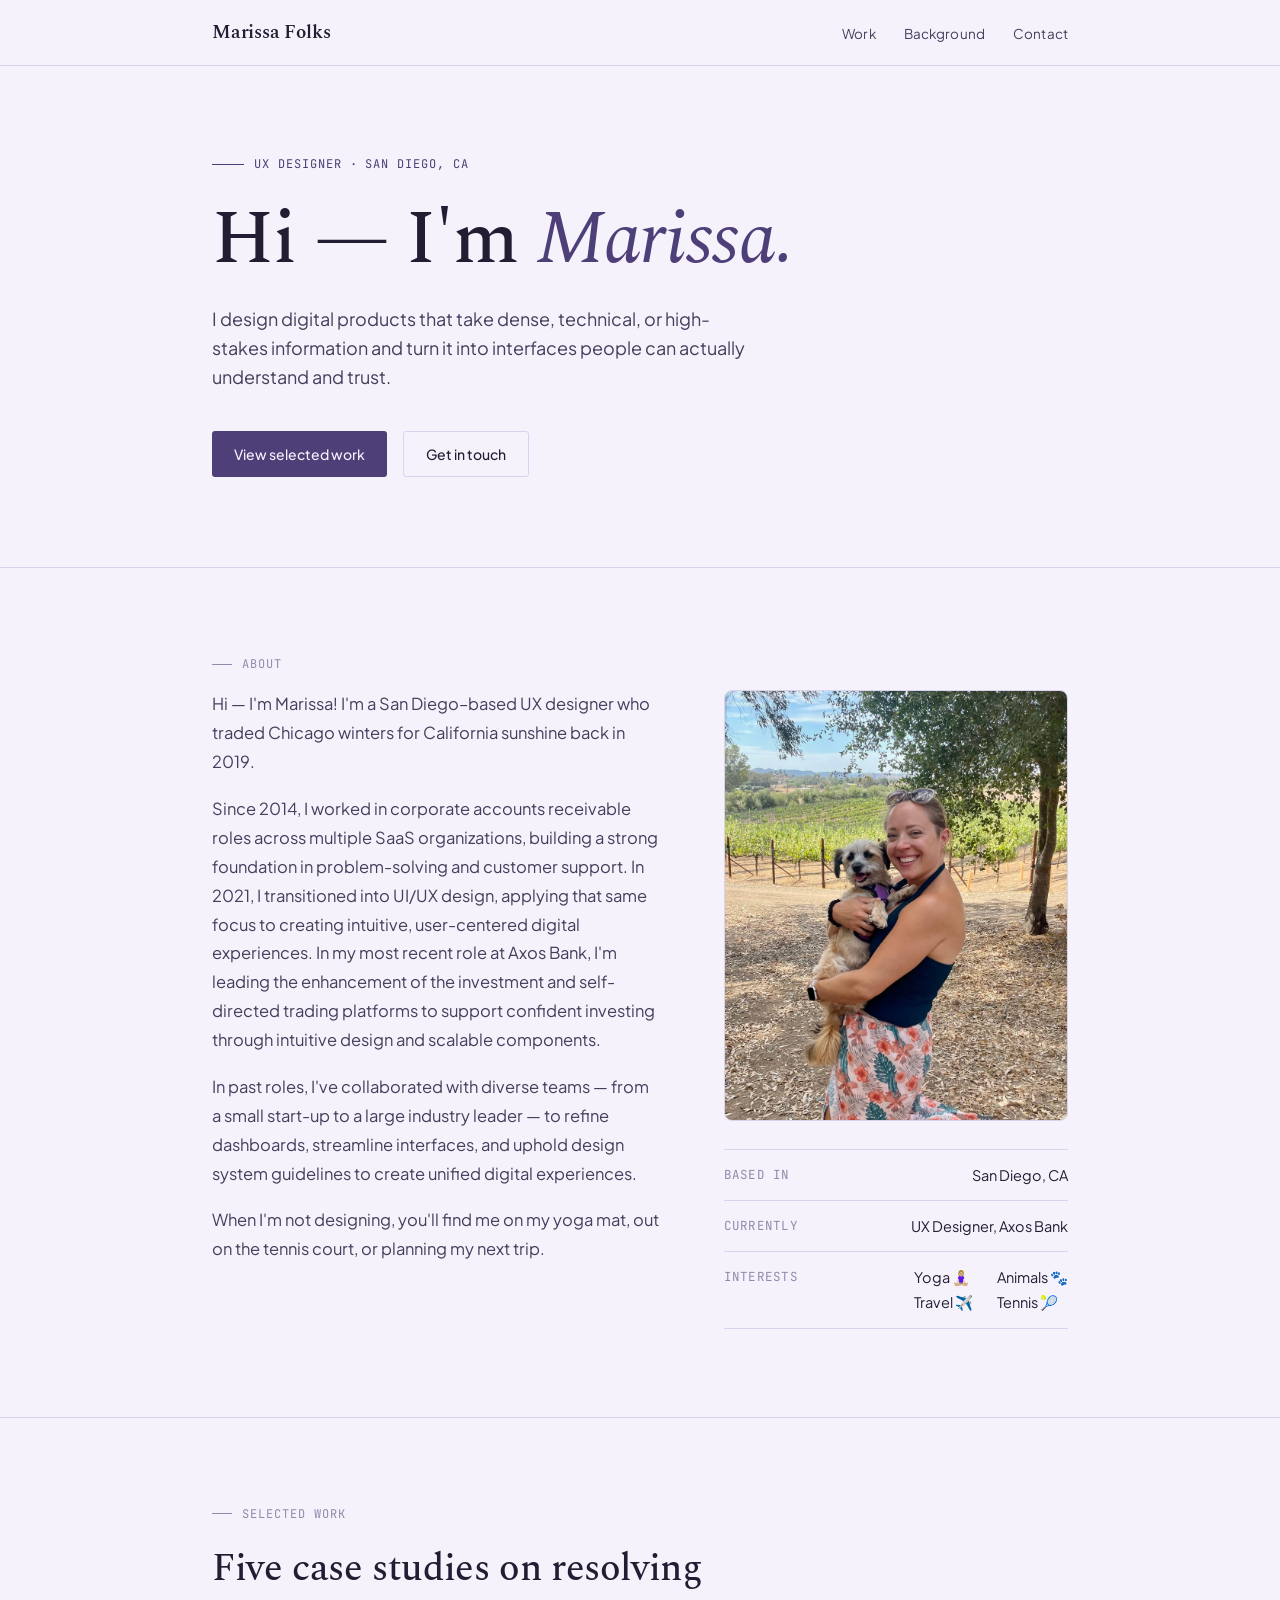
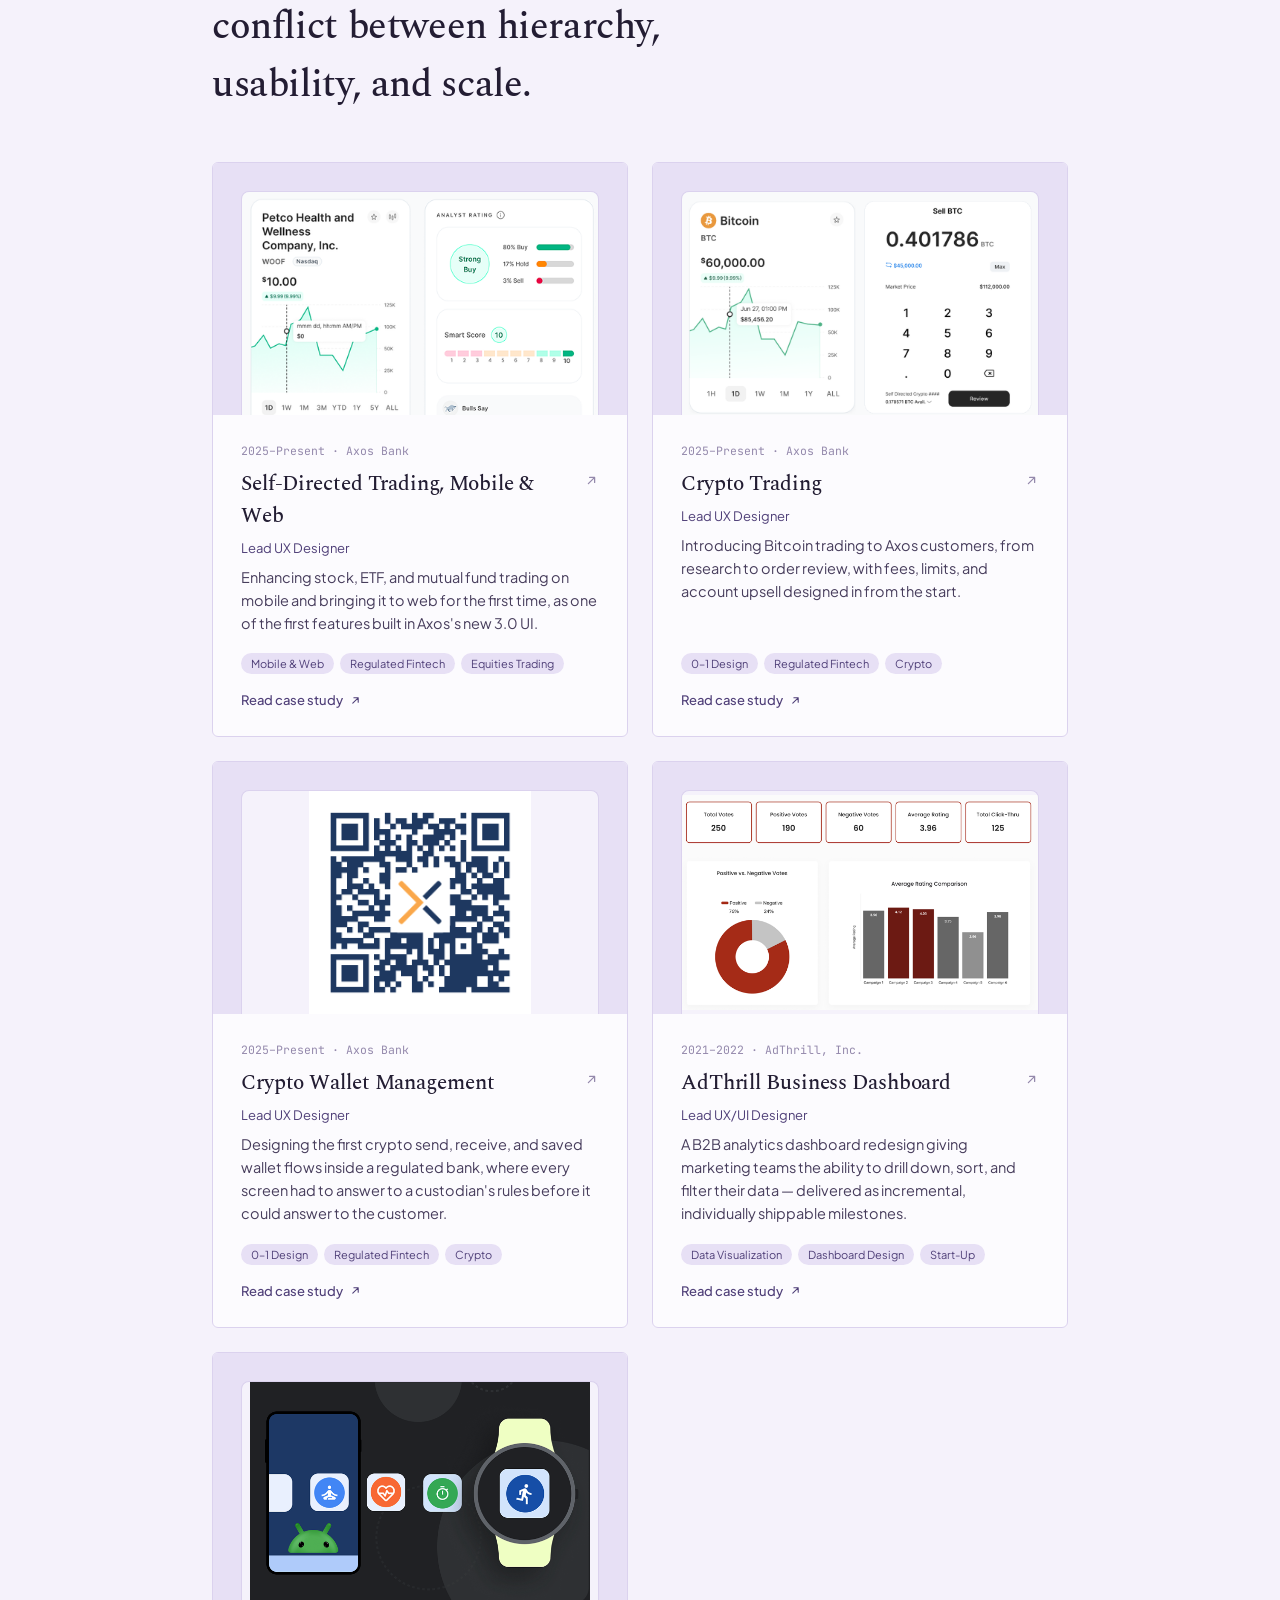
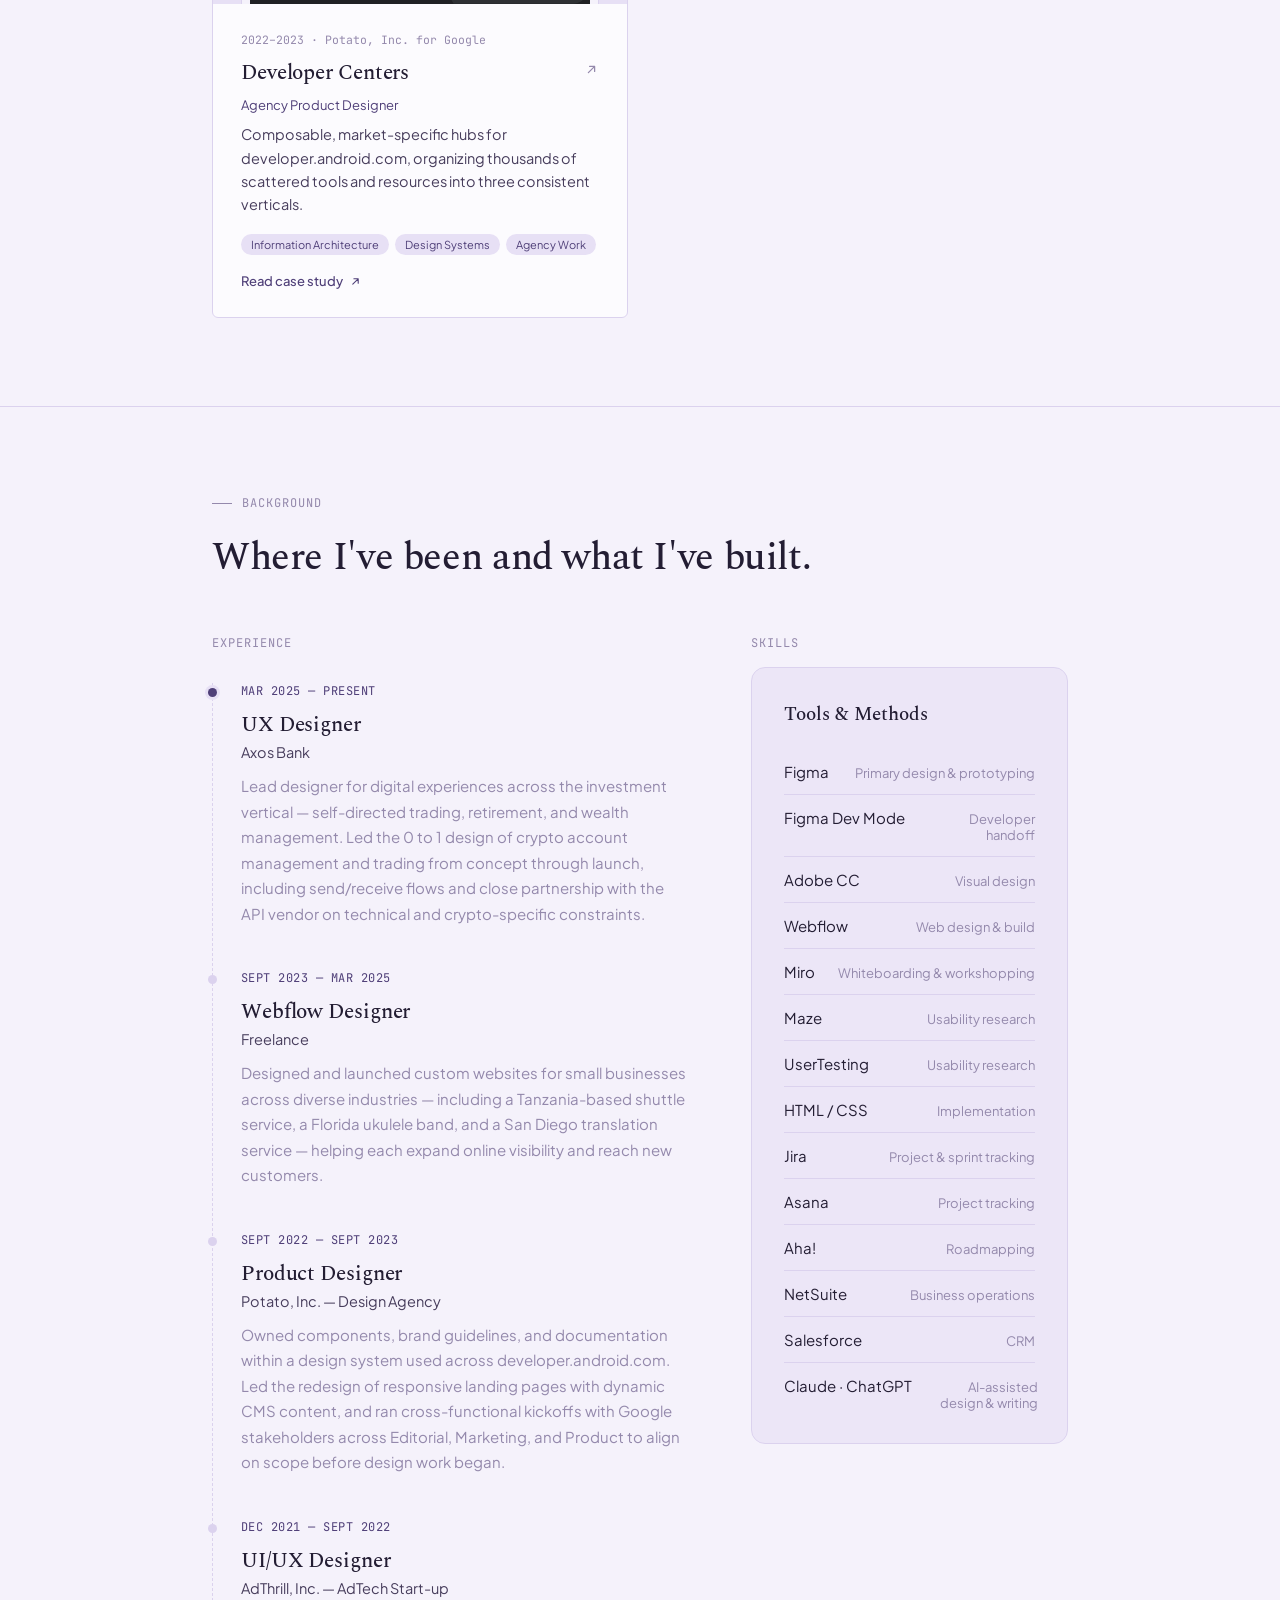
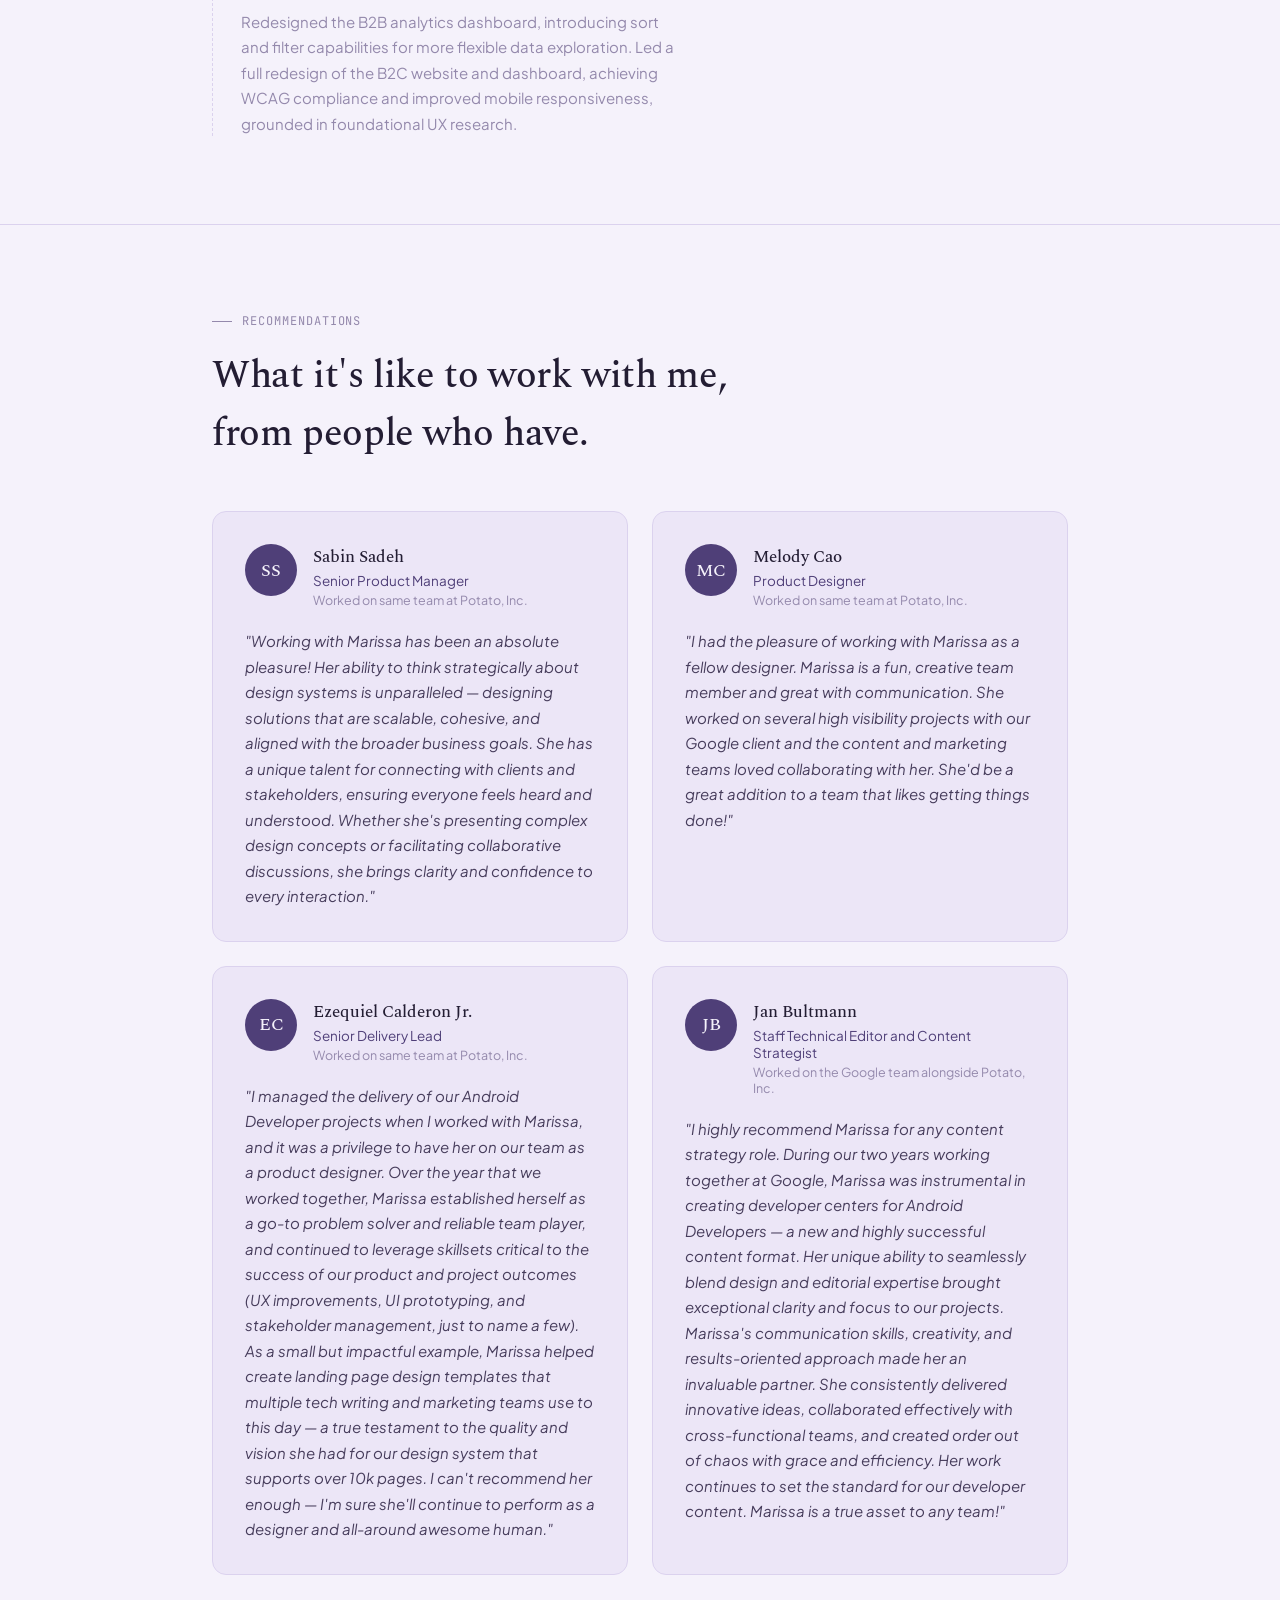
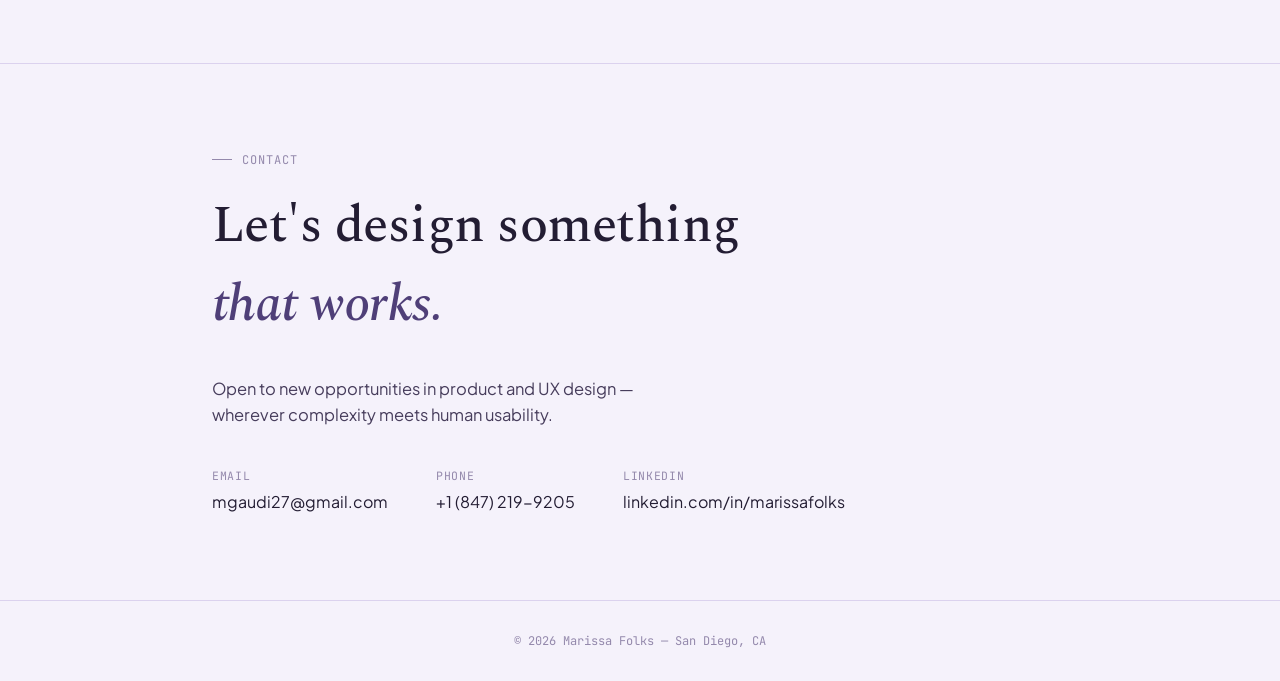
<file: index.html>
<!DOCTYPE html>
<html lang="en">
<head>
<meta charset="UTF-8">
<meta name="viewport" content="width=device-width, initial-scale=1.0">
<title>Marissa Folks — UX Designer</title>
<link rel="preconnect" href="https://fonts.googleapis.com">
<link rel="preconnect" href="https://fonts.gstatic.com" crossorigin>
<link href="https://fonts.googleapis.com/css2?family=Spectral:ital,wght@0,400;0,500;0,600;1,400&family=Plus+Jakarta+Sans:wght@400;500;600&family=JetBrains+Mono:wght@400;500&display=swap" rel="stylesheet">
<link rel="stylesheet" href="styles.css">
</head>
<body>

<header>
  <nav>
    <div class="nav-mark">Marissa Folks</div>
    <ul class="nav-links">
      <li><a href="#work">Work</a></li>
      <li><a href="#experience">Background</a></li>
      <li><a href="#contact">Contact</a></li>
    </ul>
  </nav>
</header>

<main>

  <!-- HERO -->
  <section class="hero" style="border-top:none; padding-top:90px;">
    <div class="wrap">
      <div class="eyebrow"><span class="rule"></span> UX Designer · San Diego, CA</div>
      <h1>Hi — I'm <em>Marissa.</em></h1>
      <p class="sub">I design digital products that take dense, technical, or high-stakes information and turn it into interfaces people can actually understand and trust.</p>
      <div class="hero-actions">
        <a href="#work" class="btn btn-primary">View selected work</a>
        <a href="#contact" class="btn btn-secondary">Get in touch</a>
      </div>
    </div>
  </section>

  <!-- ABOUT -->
  <section id="about">
    <div class="wrap">
      <div class="section-label"><span class="rule"></span> About</div>
      <div class="about-grid">
        <div>
          <p>Hi — I'm Marissa! I'm a San Diego–based UX designer who traded Chicago winters for California sunshine back in 2019.</p>
          <p>Since 2014, I worked in corporate accounts receivable roles across multiple SaaS organizations, building a strong foundation in problem-solving and customer support. In 2021, I transitioned into UI/UX design, applying that same focus to creating intuitive, user-centered digital experiences. In my most recent role at Axos Bank, I'm leading the enhancement of the investment and self-directed trading platforms to support confident investing through intuitive design and scalable components.</p>
          <p>In past roles, I've collaborated with diverse teams — from a small start-up to a large industry leader — to refine dashboards, streamline interfaces, and uphold design system guidelines to create unified digital experiences.</p>
          <p>When I'm not designing, you'll find me on my yoga mat, out on the tennis court, or planning my next trip.</p>
        </div>
        <div class="about-side">
          <img class="about-photo" src="marissa-about.jpg" alt="Marissa smiling and holding her small dog at a vineyard">
        <dl class="fact-list">
          <div class="fact"><dt>BASED IN</dt><dd>San Diego, CA</dd></div>
          <div class="fact"><dt>CURRENTLY</dt><dd>UX Designer, Axos Bank</dd></div>
          <div class="fact"><dt>INTERESTS</dt><dd><span class="fact-grid"><span>Yoga&nbsp;🧘🏼‍♀️</span><span>Animals&nbsp;🐾</span><span>Travel&nbsp;✈️</span><span>Tennis&nbsp;🎾</span></span></dd></div>
        </dl>
        </div>
      </div>
    </div>
  </section>

  <!-- WORK -->
  <section id="work">
    <div class="wrap">
      <div class="section-label"><span class="rule"></span> Selected work</div>
      <h2 class="section-title">Five case studies on resolving conflict between hierarchy, usability, and scale.</h2>

      <div class="work-grid">

        <!-- Axos Self-Directed Trading card -->
        <a class="work-card" href="self-directed-trading.html" target="_blank" rel="noopener">
          <div class="work-card-inset-wrap">
            <div class="work-card-inset">
              <img src="trading-thumb.png" alt="Petco (WOOF) stock research chart and analyst rating preview">
            </div>
          </div>
          <div class="work-card-body">
            <div class="work-card-date">2025–Present · Axos Bank</div>
            <div class="work-card-title-row">
              <h3>Self-Directed Trading, Mobile &amp; Web</h3>
              <svg class="ext-icon-inline" width="15" height="15" viewBox="0 0 24 24" fill="none"><path d="M7 17L17 7M17 7H9M17 7V15" stroke="currentColor" stroke-width="2" stroke-linecap="round" stroke-linejoin="round"/></svg>
            </div>
            <div class="role">Lead UX Designer</div>
            <p class="dek">Enhancing stock, ETF, and mutual fund trading on mobile and bringing it to web for the first time, as one of the first features built in Axos's new 3.0 UI.</p>
            <div class="work-card-tags">
              <span class="work-card-tag">Mobile &amp; Web</span>
              <span class="work-card-tag">Regulated Fintech</span>
              <span class="work-card-tag">Equities Trading</span>
            </div>
            <div class="work-card-link">
              Read case study
              <svg width="13" height="13" viewBox="0 0 24 24" fill="none"><path d="M7 17L17 7M17 7H9M17 7V15" stroke="currentColor" stroke-width="2" stroke-linecap="round" stroke-linejoin="round"/></svg>
            </div>
          </div>
        </a>

        <!-- Axos Crypto Trading card -->
        <a class="work-card" href="crypto-trading.html" target="_blank" rel="noopener">
          <div class="work-card-inset-wrap">
            <div class="work-card-inset">
              <img src="btc-thumb.png" alt="Bitcoin price chart and Sell BTC order entry screen">
            </div>
          </div>
          <div class="work-card-body">
            <div class="work-card-date">2025–Present · Axos Bank</div>
            <div class="work-card-title-row">
              <h3>Crypto Trading</h3>
              <svg class="ext-icon-inline" width="15" height="15" viewBox="0 0 24 24" fill="none"><path d="M7 17L17 7M17 7H9M17 7V15" stroke="currentColor" stroke-width="2" stroke-linecap="round" stroke-linejoin="round"/></svg>
            </div>
            <div class="role">Lead UX Designer</div>
            <p class="dek">Introducing Bitcoin trading to Axos customers, from research to order review, with fees, limits, and account upsell designed in from the start.</p>
            <div class="work-card-tags">
              <span class="work-card-tag">0–1 Design</span>
              <span class="work-card-tag">Regulated Fintech</span>
              <span class="work-card-tag">Crypto</span>
            </div>
            <div class="work-card-link">
              Read case study
              <svg width="13" height="13" viewBox="0 0 24 24" fill="none"><path d="M7 17L17 7M17 7H9M17 7V15" stroke="currentColor" stroke-width="2" stroke-linecap="round" stroke-linejoin="round"/></svg>
            </div>
          </div>
        </a>

        <!-- Axos Crypto Wallet Management card -->
        <a class="work-card" href="crypto-send-receive.html" target="_blank" rel="noopener">
          <div class="work-card-inset-wrap">
            <div class="work-card-inset">
              <img src="axos-qr.png" alt="Axos Bitcoin receive QR code">
            </div>
          </div>
          <div class="work-card-body">
            <div class="work-card-date">2025–Present · Axos Bank</div>
            <div class="work-card-title-row">
              <h3>Crypto Wallet Management</h3>
              <svg class="ext-icon-inline" width="15" height="15" viewBox="0 0 24 24" fill="none"><path d="M7 17L17 7M17 7H9M17 7V15" stroke="currentColor" stroke-width="2" stroke-linecap="round" stroke-linejoin="round"/></svg>
            </div>
            <div class="role">Lead UX Designer</div>
            <p class="dek">Designing the first crypto send, receive, and saved wallet flows inside a regulated bank, where every screen had to answer to a custodian's rules before it could answer to the customer.</p>
            <div class="work-card-tags">
              <span class="work-card-tag">0–1 Design</span>
              <span class="work-card-tag">Regulated Fintech</span>
              <span class="work-card-tag">Crypto</span>
            </div>
            <div class="work-card-link">
              Read case study
              <svg width="13" height="13" viewBox="0 0 24 24" fill="none"><path d="M7 17L17 7M17 7H9M17 7V15" stroke="currentColor" stroke-width="2" stroke-linecap="round" stroke-linejoin="round"/></svg>
            </div>
          </div>
        </a>

        <!-- AdThrill card -->
        <a class="work-card" href="adthrill-business-dashboard.html" target="_blank" rel="noopener">
          <div class="work-card-inset-wrap">
            <div class="work-card-inset">
              <img src="adthrill.png" alt="AdThrill business dashboard preview">
            </div>
          </div>
          <div class="work-card-body">
            <div class="work-card-date">2021–2022 · AdThrill, Inc.</div>
            <div class="work-card-title-row">
              <h3>AdThrill Business Dashboard</h3>
              <svg class="ext-icon-inline" width="15" height="15" viewBox="0 0 24 24" fill="none"><path d="M7 17L17 7M17 7H9M17 7V15" stroke="currentColor" stroke-width="2" stroke-linecap="round" stroke-linejoin="round"/></svg>
            </div>
            <div class="role">Lead UX/UI Designer</div>
            <p class="dek">A B2B analytics dashboard redesign giving marketing teams the ability to drill down, sort, and filter their data — delivered as incremental, individually shippable milestones.</p>
            <div class="work-card-tags">
              <span class="work-card-tag">Data Visualization</span>
              <span class="work-card-tag">Dashboard Design</span>
              <span class="work-card-tag">Start-Up</span>
            </div>
            <div class="work-card-link">
              Read case study
              <svg width="13" height="13" viewBox="0 0 24 24" fill="none"><path d="M7 17L17 7M17 7H9M17 7V15" stroke="currentColor" stroke-width="2" stroke-linecap="round" stroke-linejoin="round"/></svg>
            </div>
          </div>
        </a>

        <!-- Developer Centers card -->
        <a class="work-card" href="developer-centers.html" target="_blank" rel="noopener">
          <div class="work-card-inset-wrap">
            <div class="work-card-inset">
              <img src="dac.png" alt="Android Developer Centers preview">
            </div>
          </div>
          <div class="work-card-body">
            <div class="work-card-date">2022–2023 · Potato, Inc. for Google</div>
            <div class="work-card-title-row">
              <h3>Developer Centers</h3>
              <svg class="ext-icon-inline" width="15" height="15" viewBox="0 0 24 24" fill="none"><path d="M7 17L17 7M17 7H9M17 7V15" stroke="currentColor" stroke-width="2" stroke-linecap="round" stroke-linejoin="round"/></svg>
            </div>
            <div class="role">Agency Product Designer</div>
            <p class="dek">Composable, market-specific hubs for developer.android.com, organizing thousands of scattered tools and resources into three consistent verticals.</p>
            <div class="work-card-tags">
              <span class="work-card-tag">Information Architecture</span>
              <span class="work-card-tag">Design Systems</span>
              <span class="work-card-tag">Agency Work</span>
            </div>
            <div class="work-card-link">
              Read case study
              <svg width="13" height="13" viewBox="0 0 24 24" fill="none"><path d="M7 17L17 7M17 7H9M17 7V15" stroke="currentColor" stroke-width="2" stroke-linecap="round" stroke-linejoin="round"/></svg>
            </div>
          </div>
        </a>

      </div>
    </div>
  </section>

  <!-- BACKGROUND (experience + education/skills) -->
  <section id="experience">
    <div class="wrap">
      <div class="section-label"><span class="rule"></span> Background</div>
      <h2 class="section-title">Where I've been and what I've built.</h2>

      <div class="bg-grid">

        <!-- LEFT: experience timeline -->
        <div>
          <div class="bg-col-label">Experience</div>

          <div class="dtl">

            <div class="dtl-item is-current">
              <span class="dtl-dot"></span>
              <div class="dtl-date">Mar 2025 — Present</div>
              <h3>UX Designer</h3>
              <div class="dtl-company">Axos Bank</div>
              <p class="desc">Lead designer for digital experiences across the investment vertical — self-directed trading, retirement, and wealth management. Led the 0 to 1 design of crypto account management and trading from concept through launch, including send/receive flows and close partnership with the API vendor on technical and crypto-specific constraints.</p>
            </div>

            <div class="dtl-item">
              <span class="dtl-dot"></span>
              <div class="dtl-date">Sept 2023 — Mar 2025</div>
              <h3>Webflow Designer</h3>
              <div class="dtl-company">Freelance</div>
              <p class="desc">Designed and launched custom websites for small businesses across diverse industries — including a Tanzania-based shuttle service, a Florida ukulele band, and a San Diego translation service — helping each expand online visibility and reach new customers.</p>
            </div>

            <div class="dtl-item">
              <span class="dtl-dot"></span>
              <div class="dtl-date">Sept 2022 — Sept 2023</div>
              <h3>Product Designer</h3>
              <div class="dtl-company">Potato, Inc. — Design Agency</div>
              <p class="desc">Owned components, brand guidelines, and documentation within a design system used across developer.android.com. Led the redesign of responsive landing pages with dynamic CMS content, and ran cross-functional kickoffs with Google stakeholders across Editorial, Marketing, and Product to align on scope before design work began.</p>
            </div>

            <div class="dtl-item">
              <span class="dtl-dot"></span>
              <div class="dtl-date">Dec 2021 — Sept 2022</div>
              <h3>UI/UX Designer</h3>
              <div class="dtl-company">AdThrill, Inc. — AdTech Start-up</div>
              <p class="desc">Redesigned the B2B analytics dashboard, introducing sort and filter capabilities for more flexible data exploration. Led a full redesign of the B2C website and dashboard, achieving WCAG compliance and improved mobile responsiveness, grounded in foundational UX research.</p>
            </div>

          </div>
        </div>

        <!-- RIGHT: tools card -->
        <div class="bg-cards">
          <div class="bg-col-label" style="margin-bottom:-8px;">Skills</div>

          <div class="bg-card">
            <h4>Tools &amp; Methods</h4>

            <div class="tool-row">
              <span class="tool-name">Figma</span>
              <span class="tool-desc">Primary design & prototyping</span>
            </div>
            <div class="tool-row">
              <span class="tool-name">Figma Dev Mode</span>
              <span class="tool-desc">Developer handoff</span>
            </div>
            <div class="tool-row">
              <span class="tool-name">Adobe CC</span>
              <span class="tool-desc">Visual design</span>
            </div>
            <div class="tool-row">
              <span class="tool-name">Webflow</span>
              <span class="tool-desc">Web design & build</span>
            </div>
            <div class="tool-row">
              <span class="tool-name">Miro</span>
              <span class="tool-desc">Whiteboarding & workshopping</span>
            </div>
            <div class="tool-row">
              <span class="tool-name">Maze</span>
              <span class="tool-desc">Usability research</span>
            </div>
            <div class="tool-row">
              <span class="tool-name">UserTesting</span>
              <span class="tool-desc">Usability research</span>
            </div>
            <div class="tool-row">
              <span class="tool-name">HTML / CSS</span>
              <span class="tool-desc">Implementation</span>
            </div>
            <div class="tool-row">
              <span class="tool-name">Jira</span>
              <span class="tool-desc">Project & sprint tracking</span>
            </div>
            <div class="tool-row">
              <span class="tool-name">Asana</span>
              <span class="tool-desc">Project tracking</span>
            </div>
            <div class="tool-row">
              <span class="tool-name">Aha!</span>
              <span class="tool-desc">Roadmapping</span>
            </div>
            <div class="tool-row">
              <span class="tool-name">NetSuite</span>
              <span class="tool-desc">Business operations</span>
            </div>
            <div class="tool-row">
              <span class="tool-name">Salesforce</span>
              <span class="tool-desc">CRM</span>
            </div>
            <div class="tool-row">
              <span class="tool-name">Claude · ChatGPT</span>
              <span class="tool-desc">AI-assisted design & writing</span>
            </div>
          </div>
        </div>

      </div>
    </div>
  </section>

  <!-- RECOMMENDATIONS -->
  <section id="recommendations">
    <div class="wrap">
      <div class="section-label"><span class="rule"></span> Recommendations</div>
      <h2 class="section-title">What it's like to work with me, from people who have.</h2>

      <div class="rec-grid">

        <div class="rec-card">
          <div class="rec-head">
            <div class="rec-avatar">SS</div>
            <div>
              <div class="rec-name">Sabin Sadeh</div>
              <div class="rec-role">Senior Product Manager</div>
              <div class="rec-context">Worked on same team at Potato, Inc.</div>
            </div>
          </div>
          <p class="rec-quote">"Working with Marissa has been an absolute pleasure! Her ability to think strategically about design systems is unparalleled — designing solutions that are scalable, cohesive, and aligned with the broader business goals. She has a unique talent for connecting with clients and stakeholders, ensuring everyone feels heard and understood. Whether she's presenting complex design concepts or facilitating collaborative discussions, she brings clarity and confidence to every interaction."</p>
        </div>

        <div class="rec-card">
          <div class="rec-head">
            <div class="rec-avatar">MC</div>
            <div>
              <div class="rec-name">Melody Cao</div>
              <div class="rec-role">Product Designer</div>
              <div class="rec-context">Worked on same team at Potato, Inc.</div>
            </div>
          </div>
          <p class="rec-quote">"I had the pleasure of working with Marissa as a fellow designer. Marissa is a fun, creative team member and great with communication. She worked on several high visibility projects with our Google client and the content and marketing teams loved collaborating with her. She'd be a great addition to a team that likes getting things done!"</p>
        </div>

        <div class="rec-card">
          <div class="rec-head">
            <div class="rec-avatar">EC</div>
            <div>
              <div class="rec-name">Ezequiel Calderon Jr.</div>
              <div class="rec-role">Senior Delivery Lead</div>
              <div class="rec-context">Worked on same team at Potato, Inc.</div>
            </div>
          </div>
          <p class="rec-quote">"I managed the delivery of our Android Developer projects when I worked with Marissa, and it was a privilege to have her on our team as a product designer. Over the year that we worked together, Marissa established herself as a go-to problem solver and reliable team player, and continued to leverage skillsets critical to the success of our product and project outcomes (UX improvements, UI prototyping, and stakeholder management, just to name a few). As a small but impactful example, Marissa helped create landing page design templates that multiple tech writing and marketing teams use to this day — a true testament to the quality and vision she had for our design system that supports over 10k pages. I can't recommend her enough — I'm sure she'll continue to perform as a designer and all-around awesome human."</p>
        </div>

        <div class="rec-card">
          <div class="rec-head">
            <div class="rec-avatar">JB</div>
            <div>
              <div class="rec-name">Jan Bultmann</div>
              <div class="rec-role">Staff Technical Editor and Content Strategist</div>
              <div class="rec-context">Worked on the Google team alongside Potato, Inc.</div>
            </div>
          </div>
          <p class="rec-quote">"I highly recommend Marissa for any content strategy role. During our two years working together at Google, Marissa was instrumental in creating developer centers for Android Developers — a new and highly successful content format. Her unique ability to seamlessly blend design and editorial expertise brought exceptional clarity and focus to our projects. Marissa's communication skills, creativity, and results-oriented approach made her an invaluable partner. She consistently delivered innovative ideas, collaborated effectively with cross-functional teams, and created order out of chaos with grace and efficiency. Her work continues to set the standard for our developer content. Marissa is a true asset to any team!"</p>
        </div>

      </div>
    </div>
  </section>

  <!-- CONTACT -->
  <section id="contact" class="contact-section">
    <div class="wrap">
      <div class="section-label"><span class="rule"></span> Contact</div>
      <h2>Let's design something <em>that works.</em></h2>
      <p style="font-size:16.5px; color:var(--ink-soft); max-width:480px; line-height:1.6;">Open to new opportunities in product and UX design — wherever complexity meets human usability.</p>

      <div class="contact-grid">
        <div class="contact-item">
          <div class="label">Email</div>
          <div class="value"><a href="mailto:mgaudi27@gmail.com">mgaudi27@gmail.com</a></div>
        </div>
        <div class="contact-item">
          <div class="label">Phone</div>
          <div class="value"><a href="tel:+18472199205">+1 (847) 219-9205</a></div>
        </div>
        <div class="contact-item">
          <div class="label">LinkedIn</div>
          <div class="value"><a href="https://linkedin.com/in/marissafolks" target="_blank" rel="noopener">linkedin.com/in/marissafolks</a></div>
        </div>
      </div>
    </div>
  </section>

</main>

<footer>
  © 2026 Marissa Folks — San Diego, CA
</footer>

<script>
  // scroll reveal
  const observer = new IntersectionObserver((entries) => {
    entries.forEach(e => { if(e.isIntersecting) e.target.classList.add('in'); });
  }, {threshold:0.1});

  document.querySelectorAll('section').forEach(s => {
    s.classList.add('reveal');
    observer.observe(s);
  });
</script>

</body>
</html>
</file>
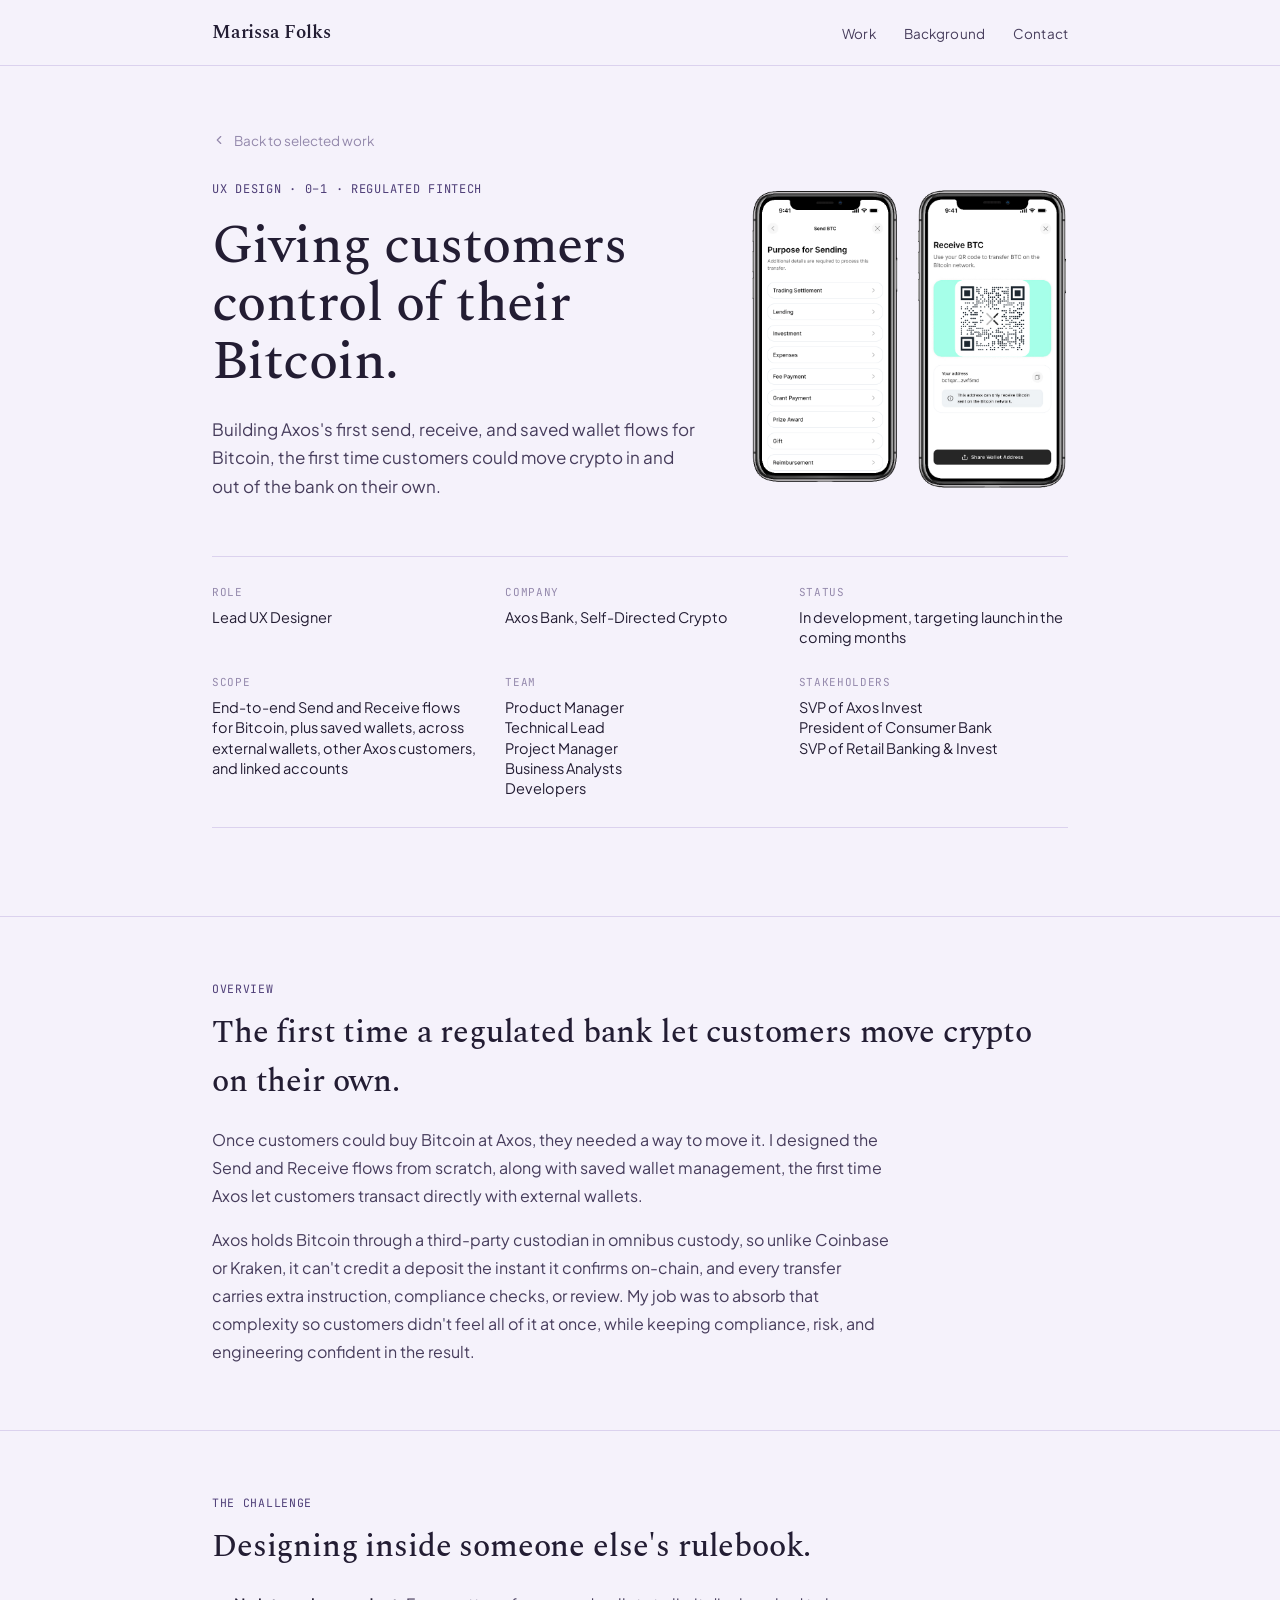
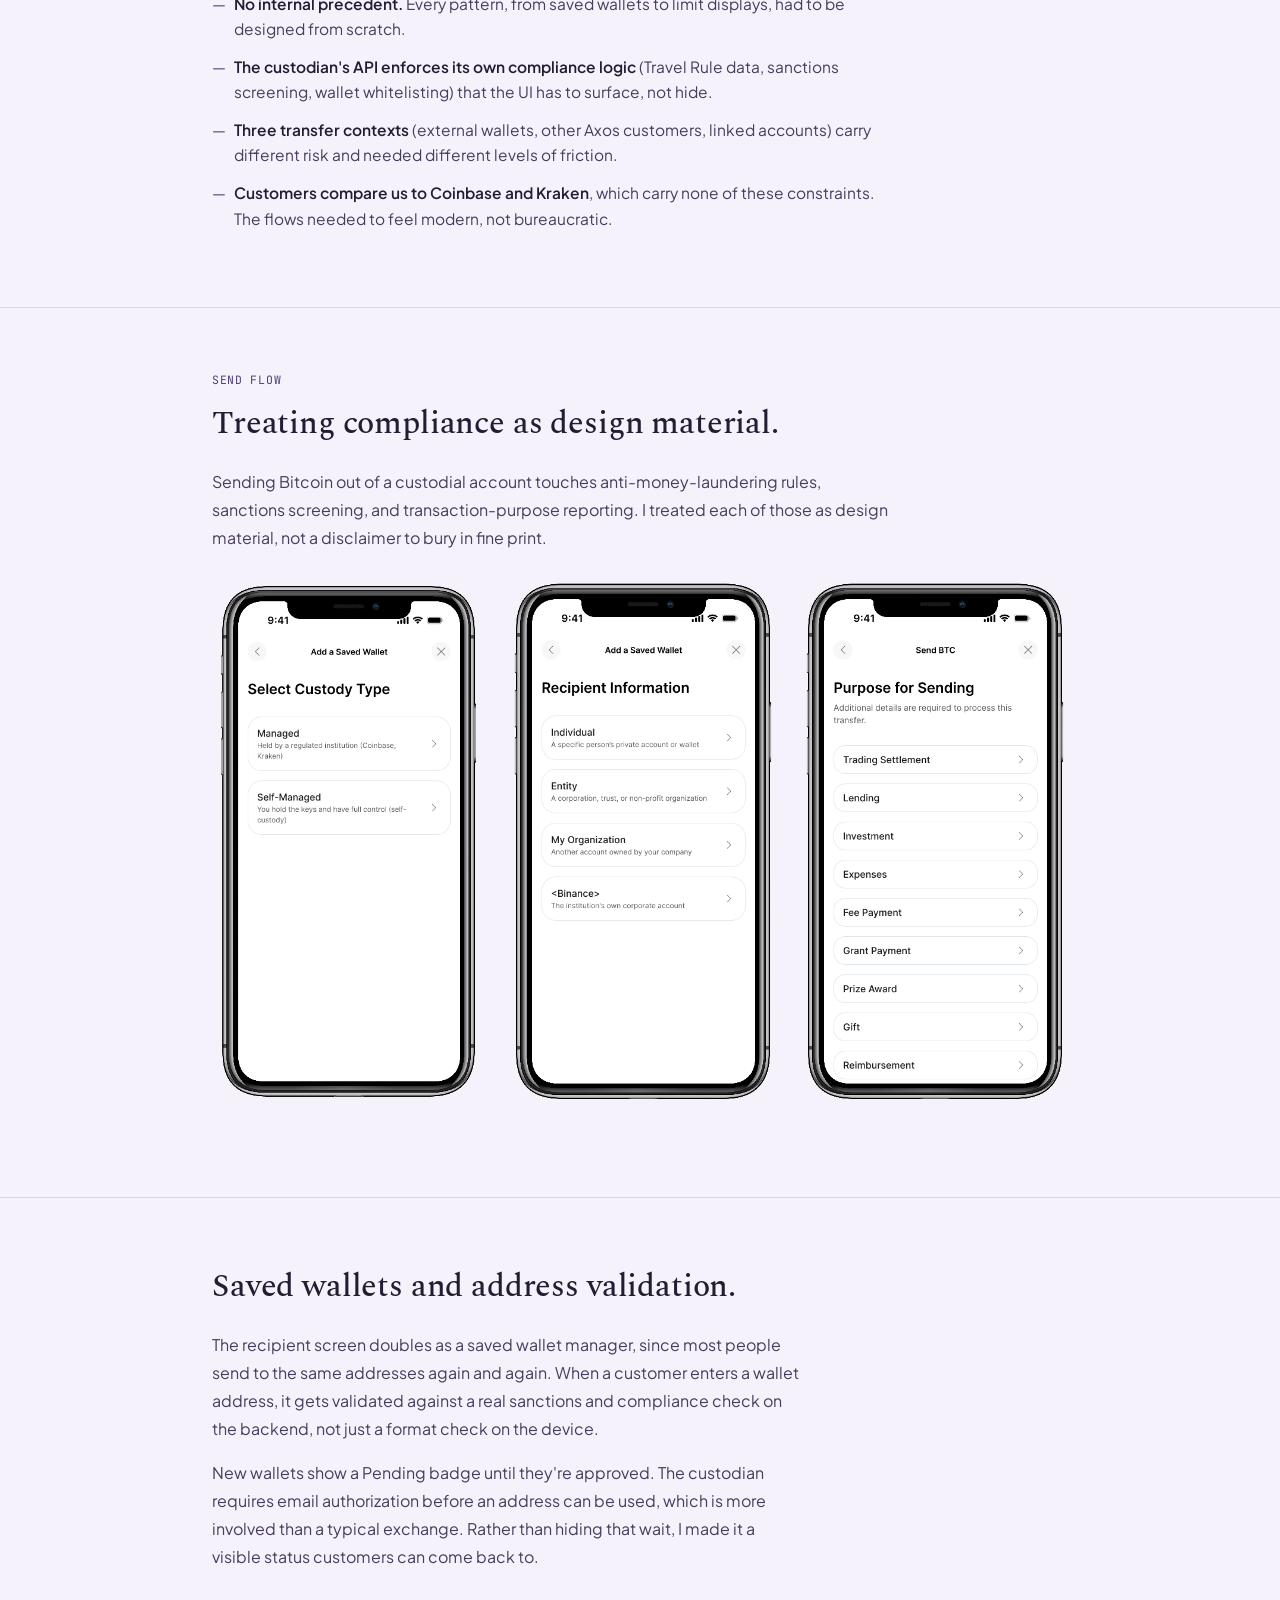
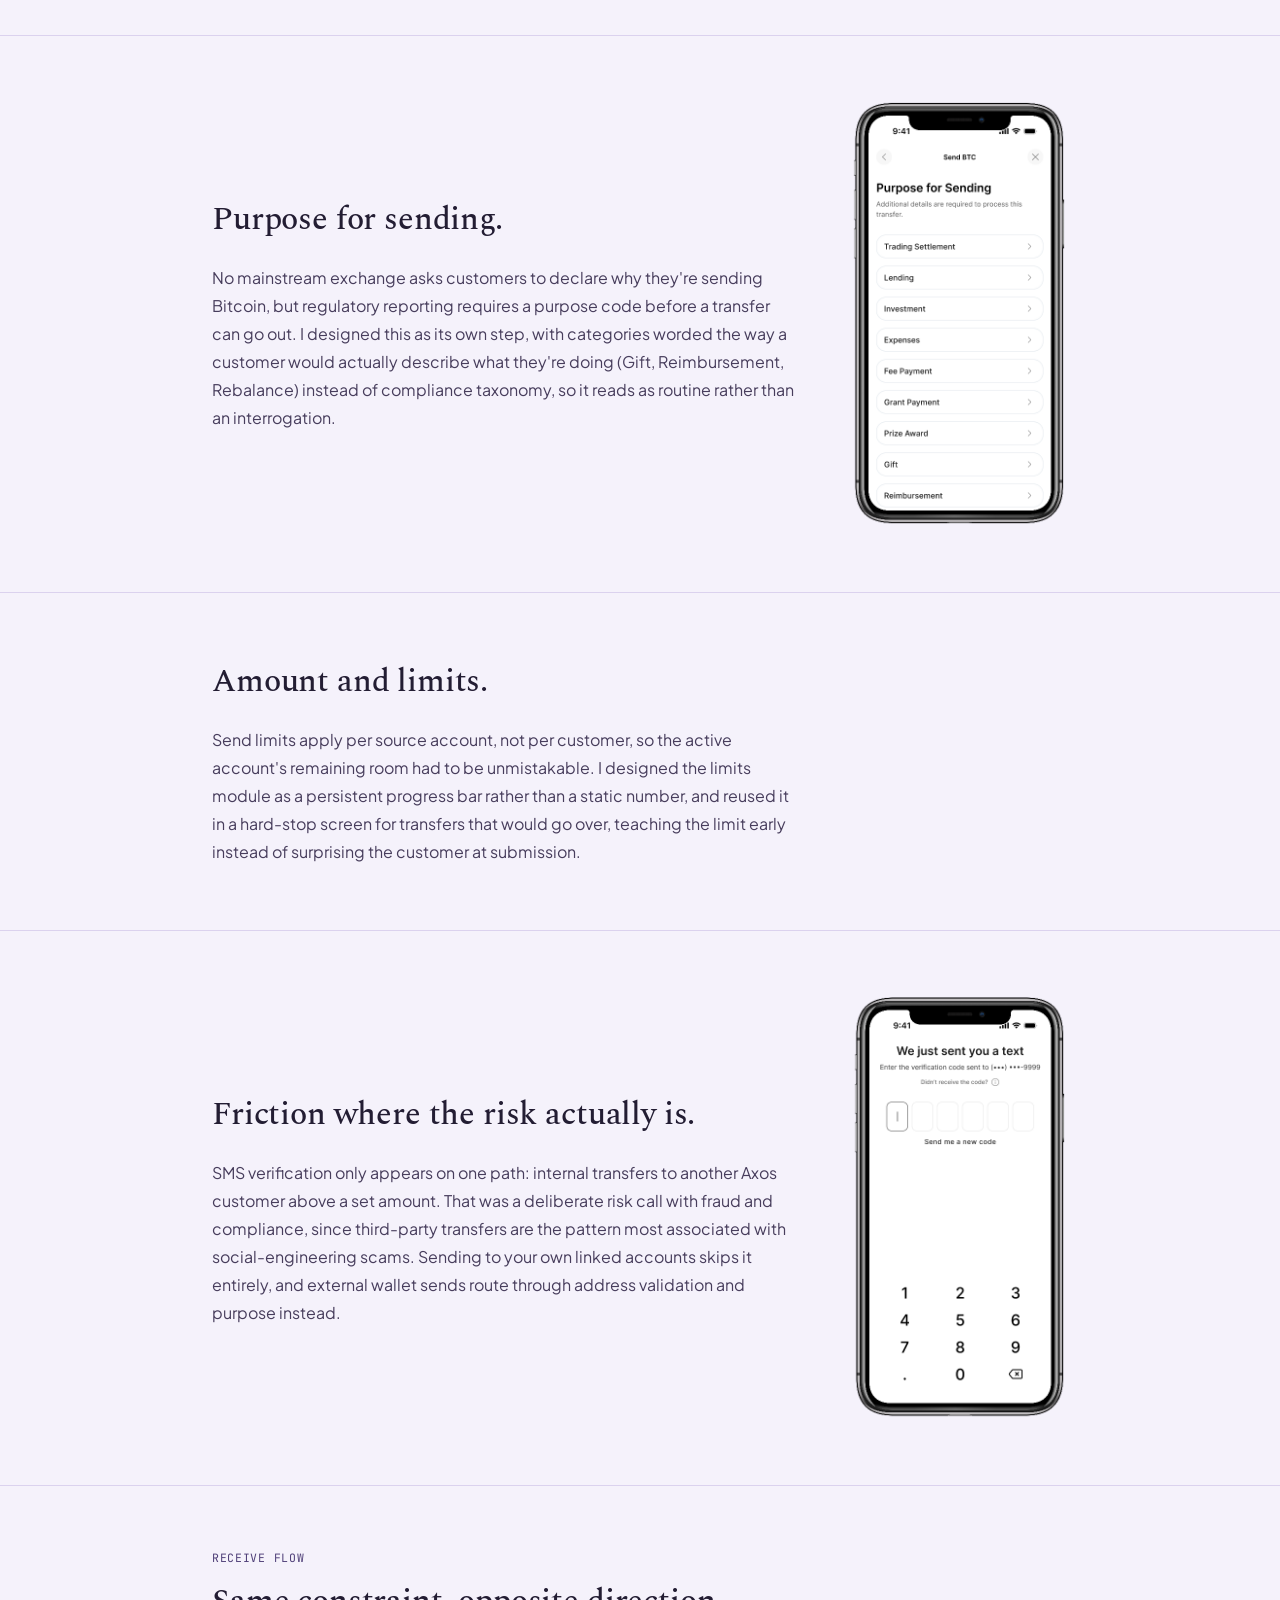
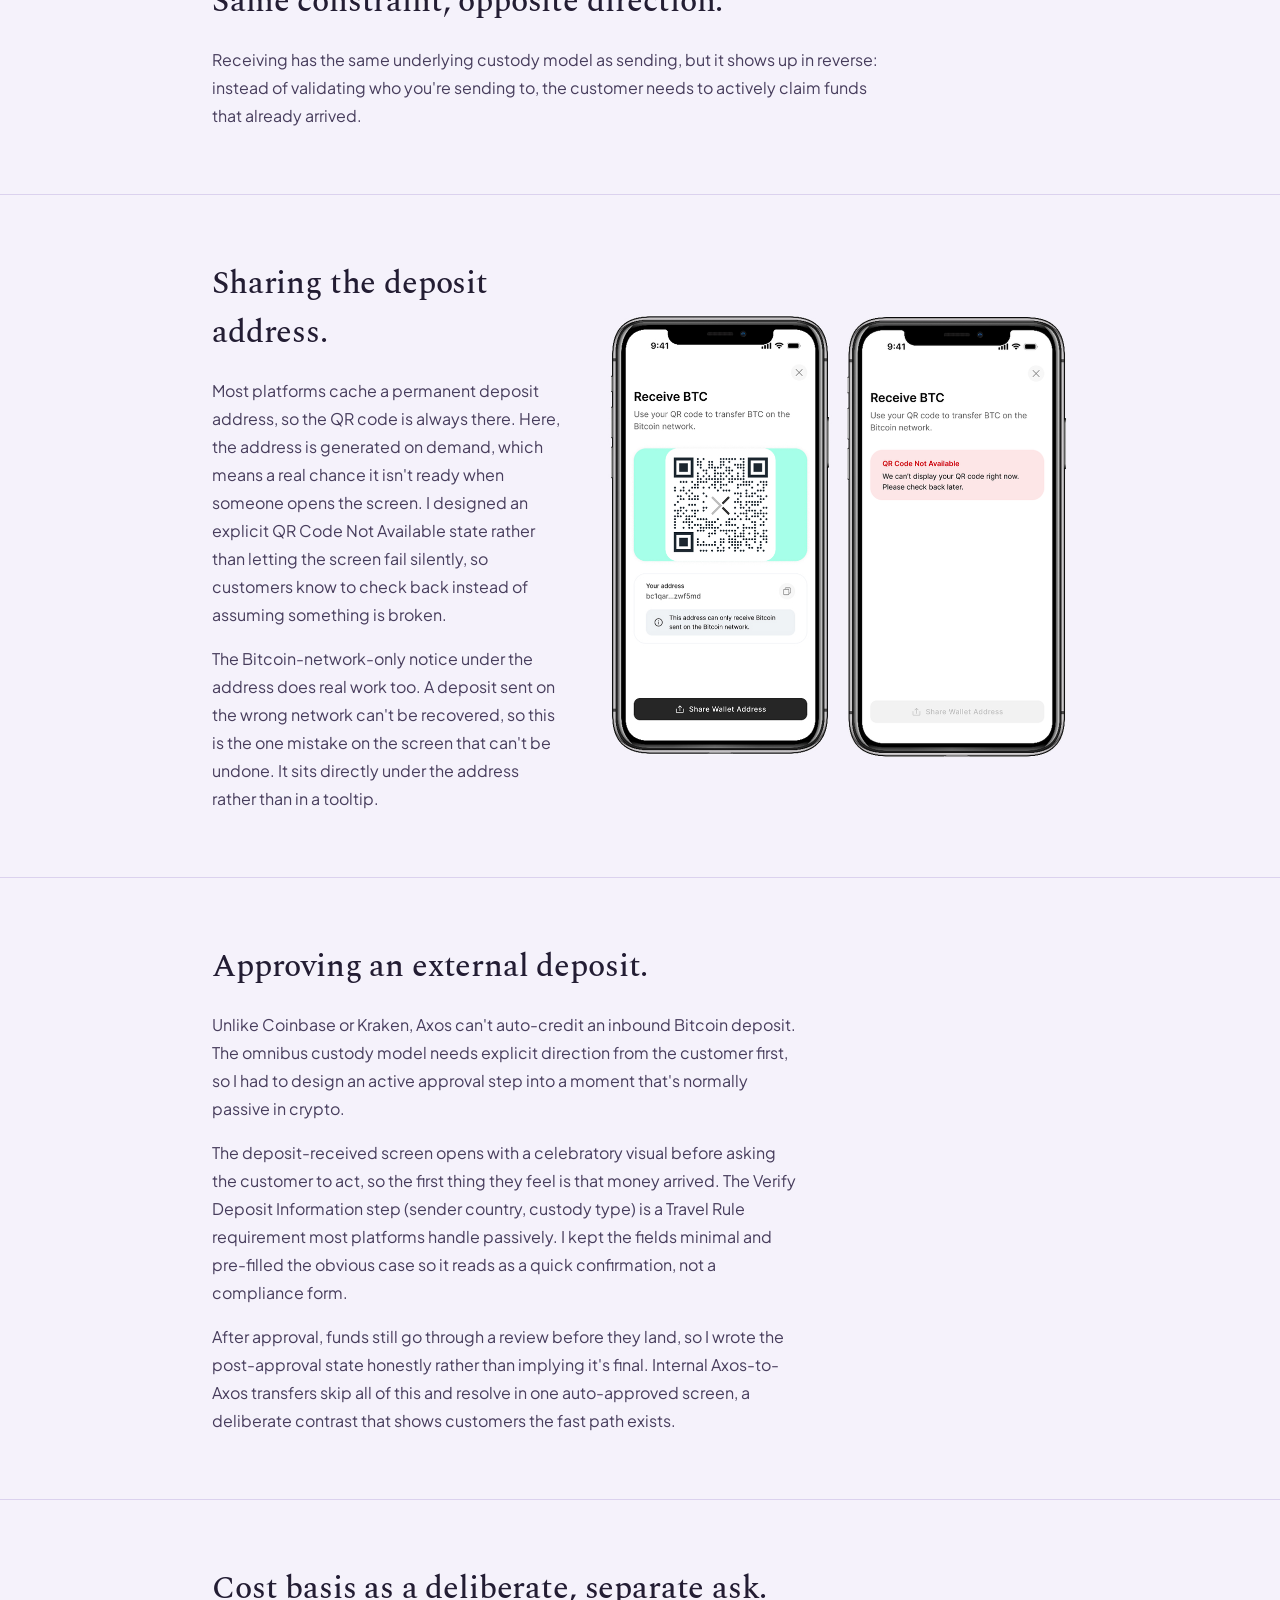
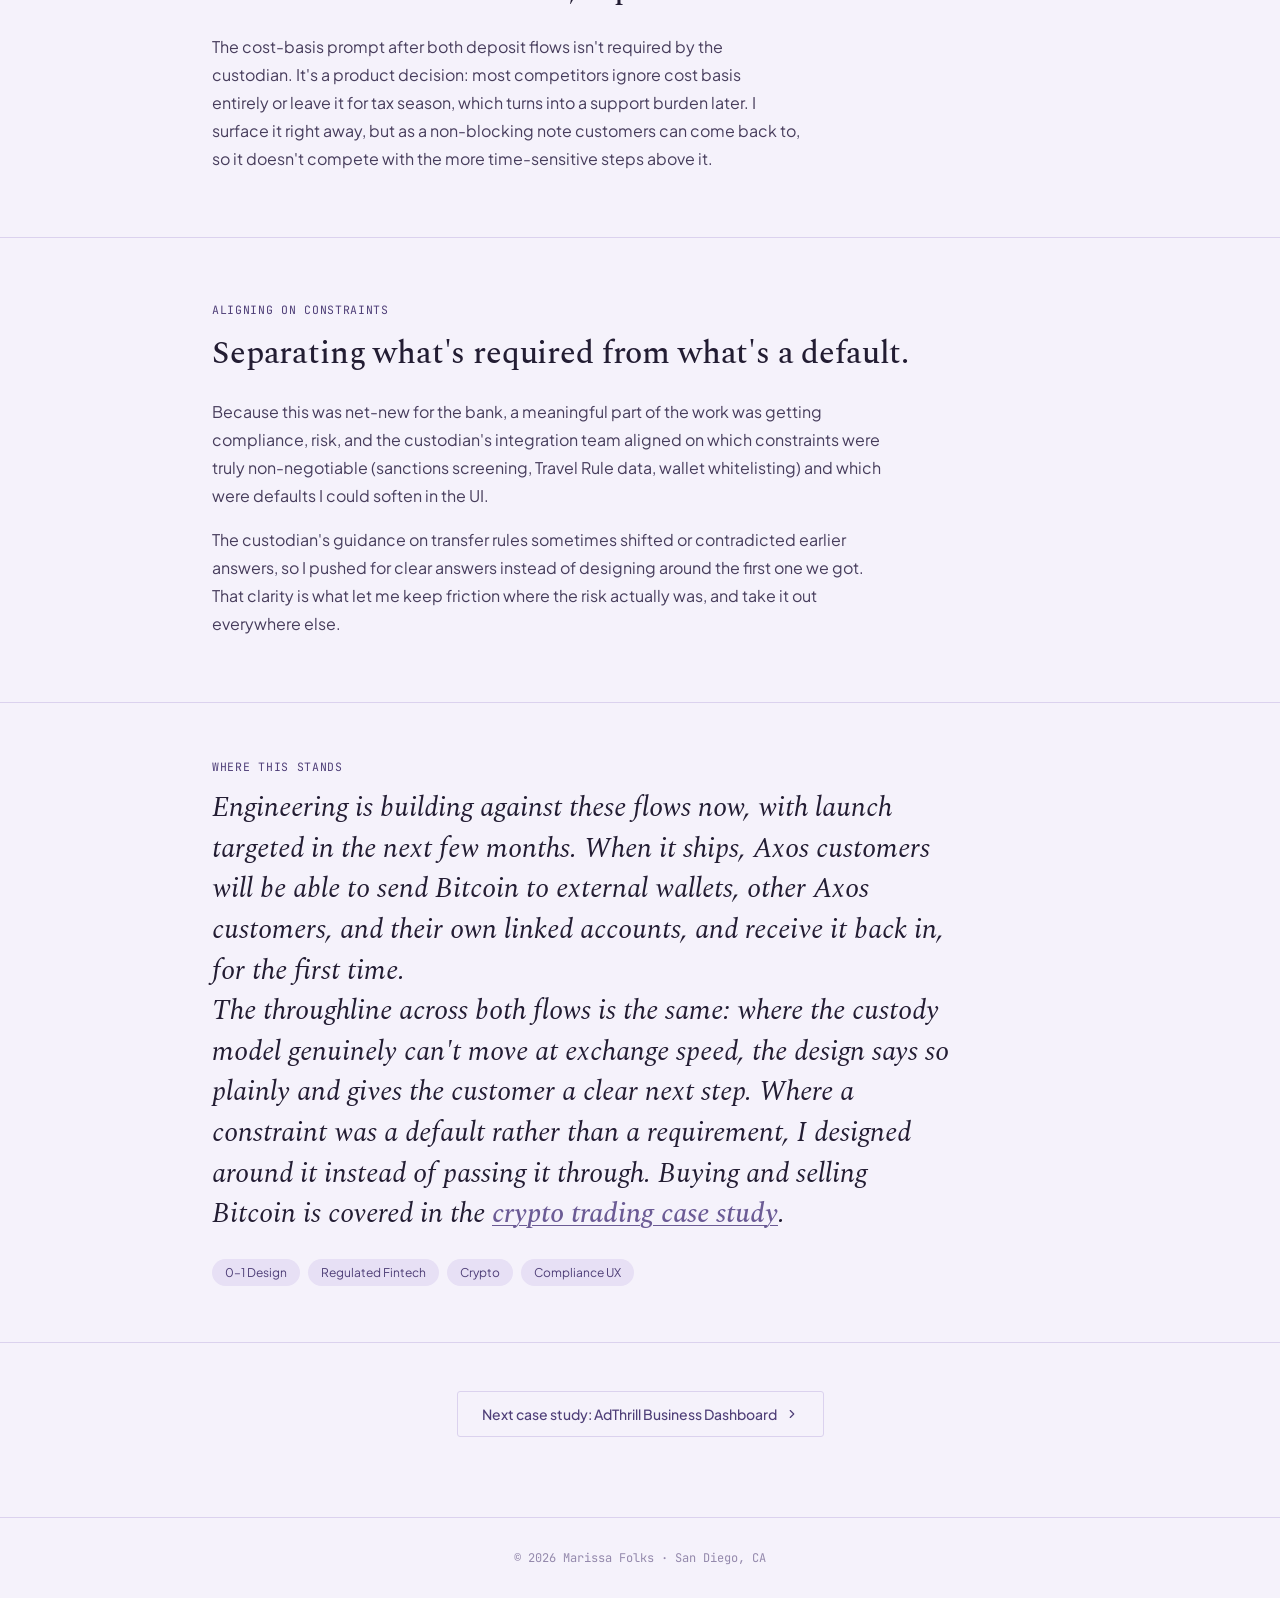
<file: crypto-send-receive.html>
<!DOCTYPE html>
<html lang="en">
<head>
<meta charset="UTF-8">
<meta name="viewport" content="width=device-width, initial-scale=1.0">
<title>Crypto Wallet Management | Marissa Folks</title>
<link rel="preconnect" href="https://fonts.googleapis.com">
<link rel="preconnect" href="https://fonts.gstatic.com" crossorigin>
<link href="https://fonts.googleapis.com/css2?family=Spectral:ital,wght@0,400;0,500;0,600;1,400&family=Plus+Jakarta+Sans:wght@400;500;600&family=JetBrains+Mono:wght@400;500&display=swap" rel="stylesheet">
<link rel="stylesheet" href="styles.css">
</head>
<body>

<header>
  <nav>
    <a href="index.html" class="nav-mark">Marissa Folks</a>
    <ul class="nav-links">
      <li><a href="index.html#work">Work</a></li>
      <li><a href="index.html#experience">Background</a></li>
      <li><a href="index.html#contact">Contact</a></li>
    </ul>
  </nav>
</header>

<main>

  <section class="cs-hero">
    <div class="wrap">
      <a href="index.html#work" class="cs-back">
        <svg width="14" height="14" viewBox="0 0 24 24" fill="none"><path d="M15 18l-6-6 6-6" stroke="currentColor" stroke-width="2" stroke-linecap="round" stroke-linejoin="round"/></svg>
        Back to selected work
      </a>
      <div class="cs-hero-split">
        <div class="cs-hero-split-text">
          <div class="cs-kicker">UX Design · 0–1 · Regulated Fintech</div>
          <h1>Giving customers control of their Bitcoin.</h1>
          <p class="dek">Building Axos's first send, receive, and saved wallet flows for Bitcoin, the first time customers could move crypto in and out of the bank on their own.</p>
        </div>
        <div class="cs-hero-split-image cs-hero-split-image--two">
          <img src="send-purpose.png" alt="Purpose for Sending screen showing transfer categories">
          <img src="receive-qr.jpg" alt="Receive BTC screen showing QR code and wallet address">
        </div>
      </div>
    </div>
  </section>

  <section style="border-top:none; padding-top:0;">
    <div class="wrap">
      <dl class="cs-meta-bar cs-meta-bar--three">
        <div>
          <dt>Role</dt>
          <dd>Lead UX Designer</dd>
        </div>
        <div>
          <dt>Company</dt>
          <dd>Axos Bank, Self-Directed Crypto</dd>
        </div>
        <div>
          <dt>Status</dt>
          <dd>In development, targeting launch in the coming months</dd>
        </div>
        <div>
          <dt>Scope</dt>
          <dd>End-to-end Send and Receive flows for Bitcoin, plus saved wallets, across external wallets, other Axos customers, and linked accounts</dd>
        </div>
        <div>
          <dt>Team</dt>
          <dd>Product Manager<br>Technical Lead<br>Project Manager<br>Business Analysts<br>Developers</dd>
        </div>
        <div>
          <dt>Stakeholders</dt>
          <dd>SVP of Axos Invest<br>President of Consumer Bank<br>SVP of Retail Banking &amp; Invest</dd>
        </div>
      </dl>
    </div>
  </section>

  <section class="cs-section">
    <div class="wrap">
      <div class="cs-eyebrow">Overview</div>
      <h2>The first time a regulated bank let customers move crypto on their own.</h2>
      <p>Once customers could buy Bitcoin at Axos, they needed a way to move it. I designed the Send and Receive flows from scratch, along with saved wallet management, the first time Axos let customers transact directly with external wallets.</p>
      <p>Axos holds Bitcoin through a third-party custodian in omnibus custody, so unlike Coinbase or Kraken, it can't credit a deposit the instant it confirms on-chain, and every transfer carries extra instruction, compliance checks, or review. My job was to absorb that complexity so customers didn't feel all of it at once, while keeping compliance, risk, and engineering confident in the result.</p>
    </div>
  </section>

  <section class="cs-section">
    <div class="wrap">
      <div class="cs-eyebrow">The Challenge</div>
      <h2>Designing inside someone else's rulebook.</h2>

      <ul class="cs-list">
        <li><strong>No internal precedent.</strong> Every pattern, from saved wallets to limit displays, had to be designed from scratch.</li>
        <li><strong>The custodian's API enforces its own compliance logic</strong> (Travel Rule data, sanctions screening, wallet whitelisting) that the UI has to surface, not hide.</li>
        <li><strong>Three transfer contexts</strong> (external wallets, other Axos customers, linked accounts) carry different risk and needed different levels of friction.</li>
        <li><strong>Customers compare us to Coinbase and Kraken</strong>, which carry none of these constraints. The flows needed to feel modern, not bureaucratic.</li>
      </ul>
    </div>
  </section>

  <section class="cs-section">
    <div class="wrap">
      <div class="cs-eyebrow">Send Flow</div>
      <h2>Treating compliance as design material.</h2>
      <p>Sending Bitcoin out of a custodial account touches anti-money-laundering rules, sanctions screening, and transaction-purpose reporting. I treated each of those as design material, not a disclaimer to bury in fine print.</p>

      <div class="cs-phone-row cs-phone-row--equal">
        <img src="custody-type-selection.png" alt="Select Custody Type screen showing Managed and Self-Managed options">
        <img src="saved-wallet.png" alt="Recipient Information screen showing wallet type options">
        <img src="send-purpose.png" alt="Purpose for Sending screen showing transfer categories">
      </div>
    </div>
  </section>

  <section class="cs-section">
    <div class="wrap">
      <div class="cs-section-split">
        <div class="cs-section-split-text">
          <h2>Saved wallets and address validation.</h2>
          <p>The recipient screen doubles as a saved wallet manager, since most people send to the same addresses again and again. When a customer enters a wallet address, it gets validated against a real sanctions and compliance check on the backend, not just a format check on the device.</p>
          <p>New wallets show a Pending badge until they're approved. The custodian requires email authorization before an address can be used, which is more involved than a typical exchange. Rather than hiding that wait, I made it a visible status customers can come back to.</p>
        </div>
        <div class="cs-section-split-media">
          <video autoplay loop muted playsinline>
            <source src="add-saved-wallet.mp4" type="video/mp4">
          </video>
        </div>
      </div>
    </div>
  </section>

  <section class="cs-section">
    <div class="wrap">
      <div class="cs-section-split">
        <div class="cs-section-split-text">
          <h2>Purpose for sending.</h2>
          <p>No mainstream exchange asks customers to declare why they're sending Bitcoin, but regulatory reporting requires a purpose code before a transfer can go out. I designed this as its own step, with categories worded the way a customer would actually describe what they're doing (Gift, Reimbursement, Rebalance) instead of compliance taxonomy, so it reads as routine rather than an interrogation.</p>
        </div>
        <div class="cs-section-split-media">
          <img src="send-purpose.png" alt="Purpose for Sending screen showing transfer categories">
        </div>
      </div>
    </div>
  </section>

  <section class="cs-section">
    <div class="wrap">
      <div class="cs-section-split">
        <div class="cs-section-split-text">
          <h2>Amount and limits.</h2>
          <p>Send limits apply per source account, not per customer, so the active account's remaining room had to be unmistakable. I designed the limits module as a persistent progress bar rather than a static number, and reused it in a hard-stop screen for transfers that would go over, teaching the limit early instead of surprising the customer at submission.</p>
        </div>
        <div class="cs-section-split-media">
          <video autoplay loop muted playsinline>
            <source src="send-limit.mp4" type="video/mp4">
          </video>
        </div>
      </div>
    </div>
  </section>

  <section class="cs-section">
    <div class="wrap">
      <div class="cs-section-split">
        <div class="cs-section-split-text">
          <h2>Friction where the risk actually is.</h2>
          <p>SMS verification only appears on one path: internal transfers to another Axos customer above a set amount. That was a deliberate risk call with fraud and compliance, since third-party transfers are the pattern most associated with social-engineering scams. Sending to your own linked accounts skips it entirely, and external wallet sends route through address validation and purpose instead.</p>
        </div>
        <div class="cs-section-split-media">
          <img src="sms-verif.png" alt="SMS verification screen showing six-digit code entry">
        </div>
      </div>
    </div>
  </section>

  <section class="cs-section">
    <div class="wrap">
      <div class="cs-eyebrow">Receive Flow</div>
      <h2>Same constraint, opposite direction.</h2>
      <p>Receiving has the same underlying custody model as sending, but it shows up in reverse: instead of validating who you're sending to, the customer needs to actively claim funds that already arrived.</p>
    </div>
  </section>

  <section class="cs-section">
    <div class="wrap">
      <div class="cs-section-split">
        <div class="cs-section-split-text">
          <h2>Sharing the deposit address.</h2>
          <p>Most platforms cache a permanent deposit address, so the QR code is always there. Here, the address is generated on demand, which means a real chance it isn't ready when someone opens the screen. I designed an explicit QR Code Not Available state rather than letting the screen fail silently, so customers know to check back instead of assuming something is broken.</p>
          <p>The Bitcoin-network-only notice under the address does real work too. A deposit sent on the wrong network can't be recovered, so this is the one mistake on the screen that can't be undone. It sits directly under the address rather than in a tooltip.</p>
        </div>
        <div class="cs-section-split-media cs-section-split-media--two">
          <img src="receive-qr.jpg" alt="Receive BTC screen showing QR code and wallet address">
          <img src="receive-qr-error.png" alt="Receive BTC screen showing QR Code Not Available state">
        </div>
      </div>
    </div>
  </section>

  <section class="cs-section">
    <div class="wrap">
      <div class="cs-section-split">
        <div class="cs-section-split-text">
          <h2>Approving an external deposit.</h2>
          <p>Unlike Coinbase or Kraken, Axos can't auto-credit an inbound Bitcoin deposit. The omnibus custody model needs explicit direction from the customer first, so I had to design an active approval step into a moment that's normally passive in crypto.</p>
          <p>The deposit-received screen opens with a celebratory visual before asking the customer to act, so the first thing they feel is that money arrived. The Verify Deposit Information step (sender country, custody type) is a Travel Rule requirement most platforms handle passively. I kept the fields minimal and pre-filled the obvious case so it reads as a quick confirmation, not a compliance form.</p>
          <p>After approval, funds still go through a review before they land, so I wrote the post-approval state honestly rather than implying it's final. Internal Axos-to-Axos transfers skip all of this and resolve in one auto-approved screen, a deliberate contrast that shows customers the fast path exists.</p>
        </div>
        <div class="cs-section-split-media">
          <video autoplay loop muted playsinline>
            <source src="receive-external-deposit.mp4" type="video/mp4">
          </video>
        </div>
      </div>
    </div>
  </section>

  <section class="cs-section">
    <div class="wrap">
      <div class="cs-section-split">
        <div class="cs-section-split-text">
          <h2>Cost basis as a deliberate, separate ask.</h2>
          <p>The cost-basis prompt after both deposit flows isn't required by the custodian. It's a product decision: most competitors ignore cost basis entirely or leave it for tax season, which turns into a support burden later. I surface it right away, but as a non-blocking note customers can come back to, so it doesn't compete with the more time-sensitive steps above it.</p>
        </div>
        <div class="cs-section-split-media">
          <video autoplay loop muted playsinline>
            <source src="add-tax-lot.mp4" type="video/mp4">
          </video>
        </div>
      </div>
    </div>
  </section>

  <section class="cs-section">
    <div class="wrap">
      <div class="cs-eyebrow">Aligning on Constraints</div>
      <h2>Separating what's required from what's a default.</h2>
      <p>Because this was net-new for the bank, a meaningful part of the work was getting compliance, risk, and the custodian's integration team aligned on which constraints were truly non-negotiable (sanctions screening, Travel Rule data, wallet whitelisting) and which were defaults I could soften in the UI.</p>
      <p>The custodian's guidance on transfer rules sometimes shifted or contradicted earlier answers, so I pushed for clear answers instead of designing around the first one we got. That clarity is what let me keep friction where the risk actually was, and take it out everywhere else.</p>
    </div>
  </section>

  <section class="cs-summary">
    <div class="wrap">
      <div class="cs-eyebrow">Where This Stands</div>
      <p>Engineering is building against these flows now, with launch targeted in the next few months. When it ships, Axos customers will be able to send Bitcoin to external wallets, other Axos customers, and their own linked accounts, and receive it back in, for the first time.</p>
      <p>The throughline across both flows is the same: where the custody model genuinely can't move at exchange speed, the design says so plainly and gives the customer a clear next step. Where a constraint was a default rather than a requirement, I designed around it instead of passing it through. Buying and selling Bitcoin is covered in the <a href="crypto-trading.html">crypto trading case study</a>.</p>
      <div class="cs-tags">
        <span class="cs-tag">0–1 Design</span>
        <span class="cs-tag">Regulated Fintech</span>
        <span class="cs-tag">Crypto</span>
        <span class="cs-tag">Compliance UX</span>
      </div>
    </div>
  </section>

  <section class="cs-next">
    <div class="wrap">
      <a href="adthrill-business-dashboard.html">
        Next case study: AdThrill Business Dashboard
        <svg width="14" height="14" viewBox="0 0 24 24" fill="none"><path d="M9 6l6 6-6 6" stroke="currentColor" stroke-width="2" stroke-linecap="round" stroke-linejoin="round"/></svg>
      </a>
    </div>
  </section>

</main>

<footer>
  © 2026 Marissa Folks · San Diego, CA
</footer>

</body>
</html>
</file>
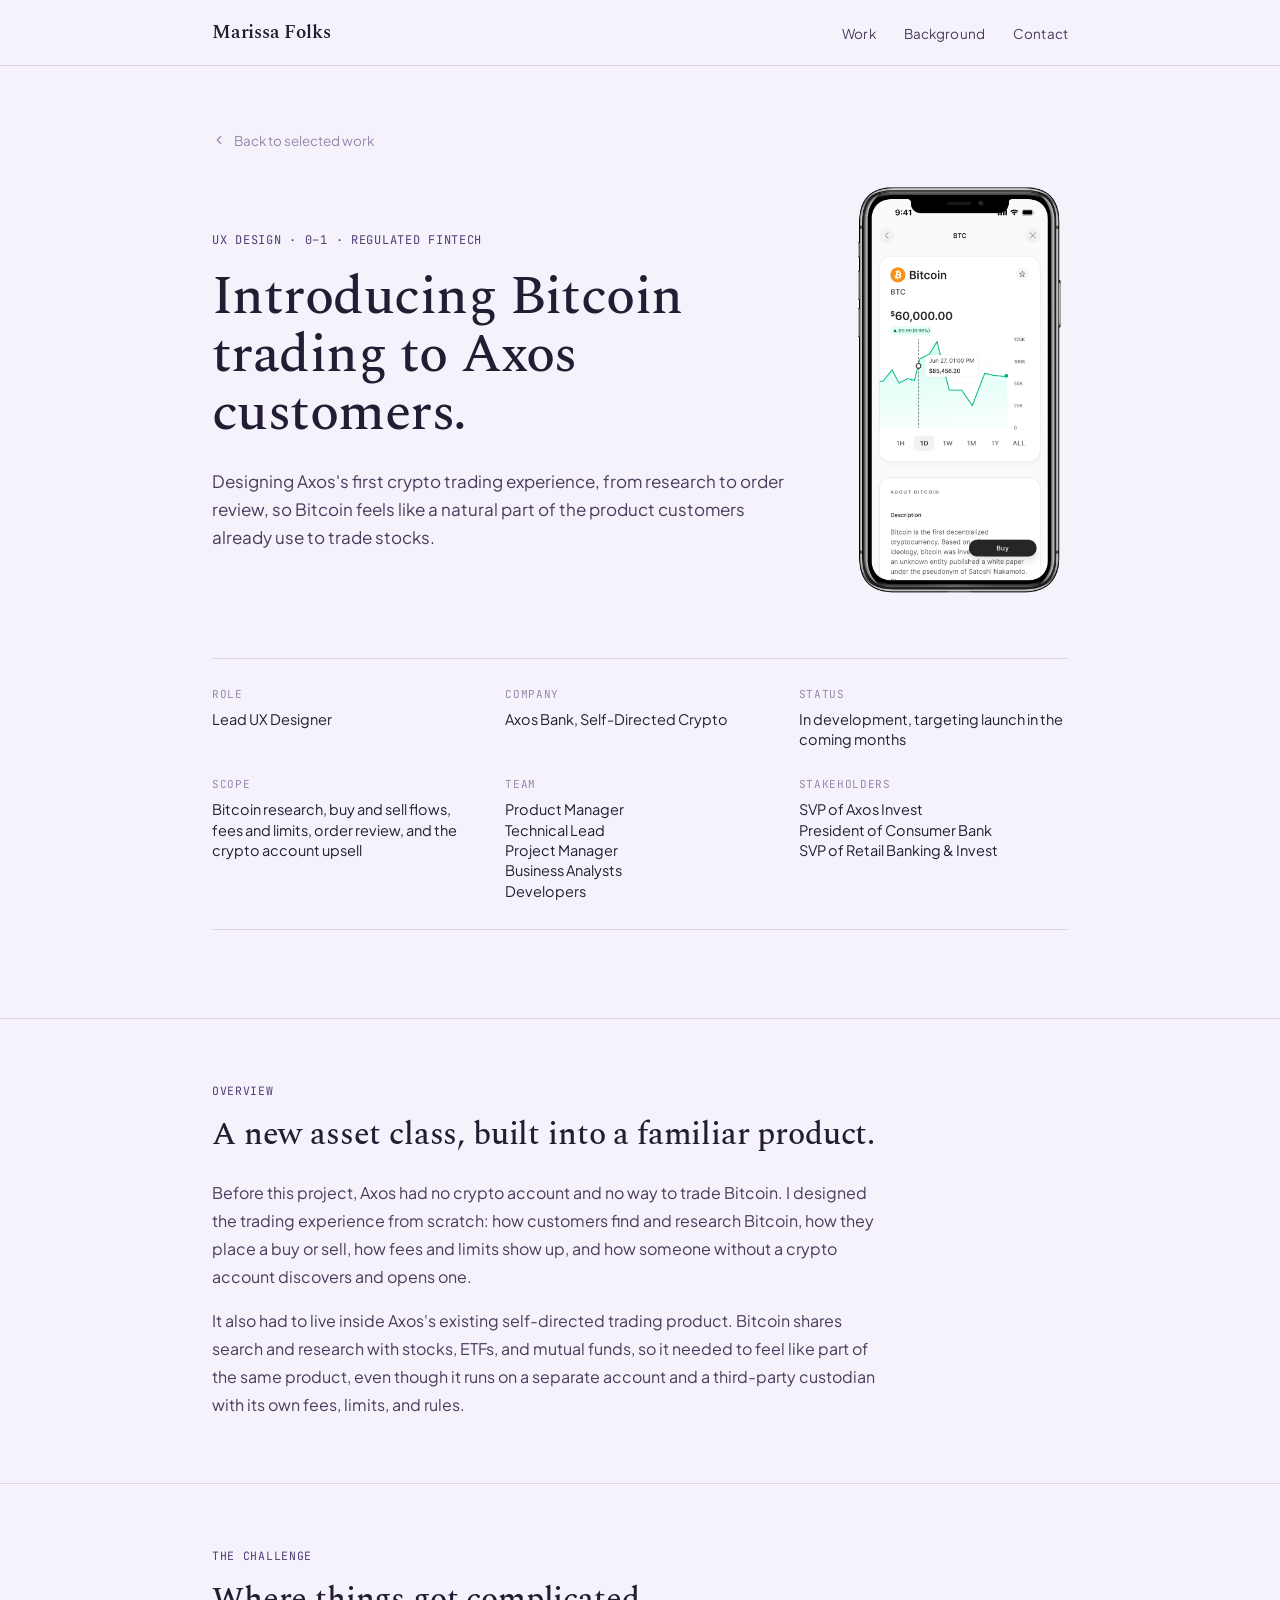
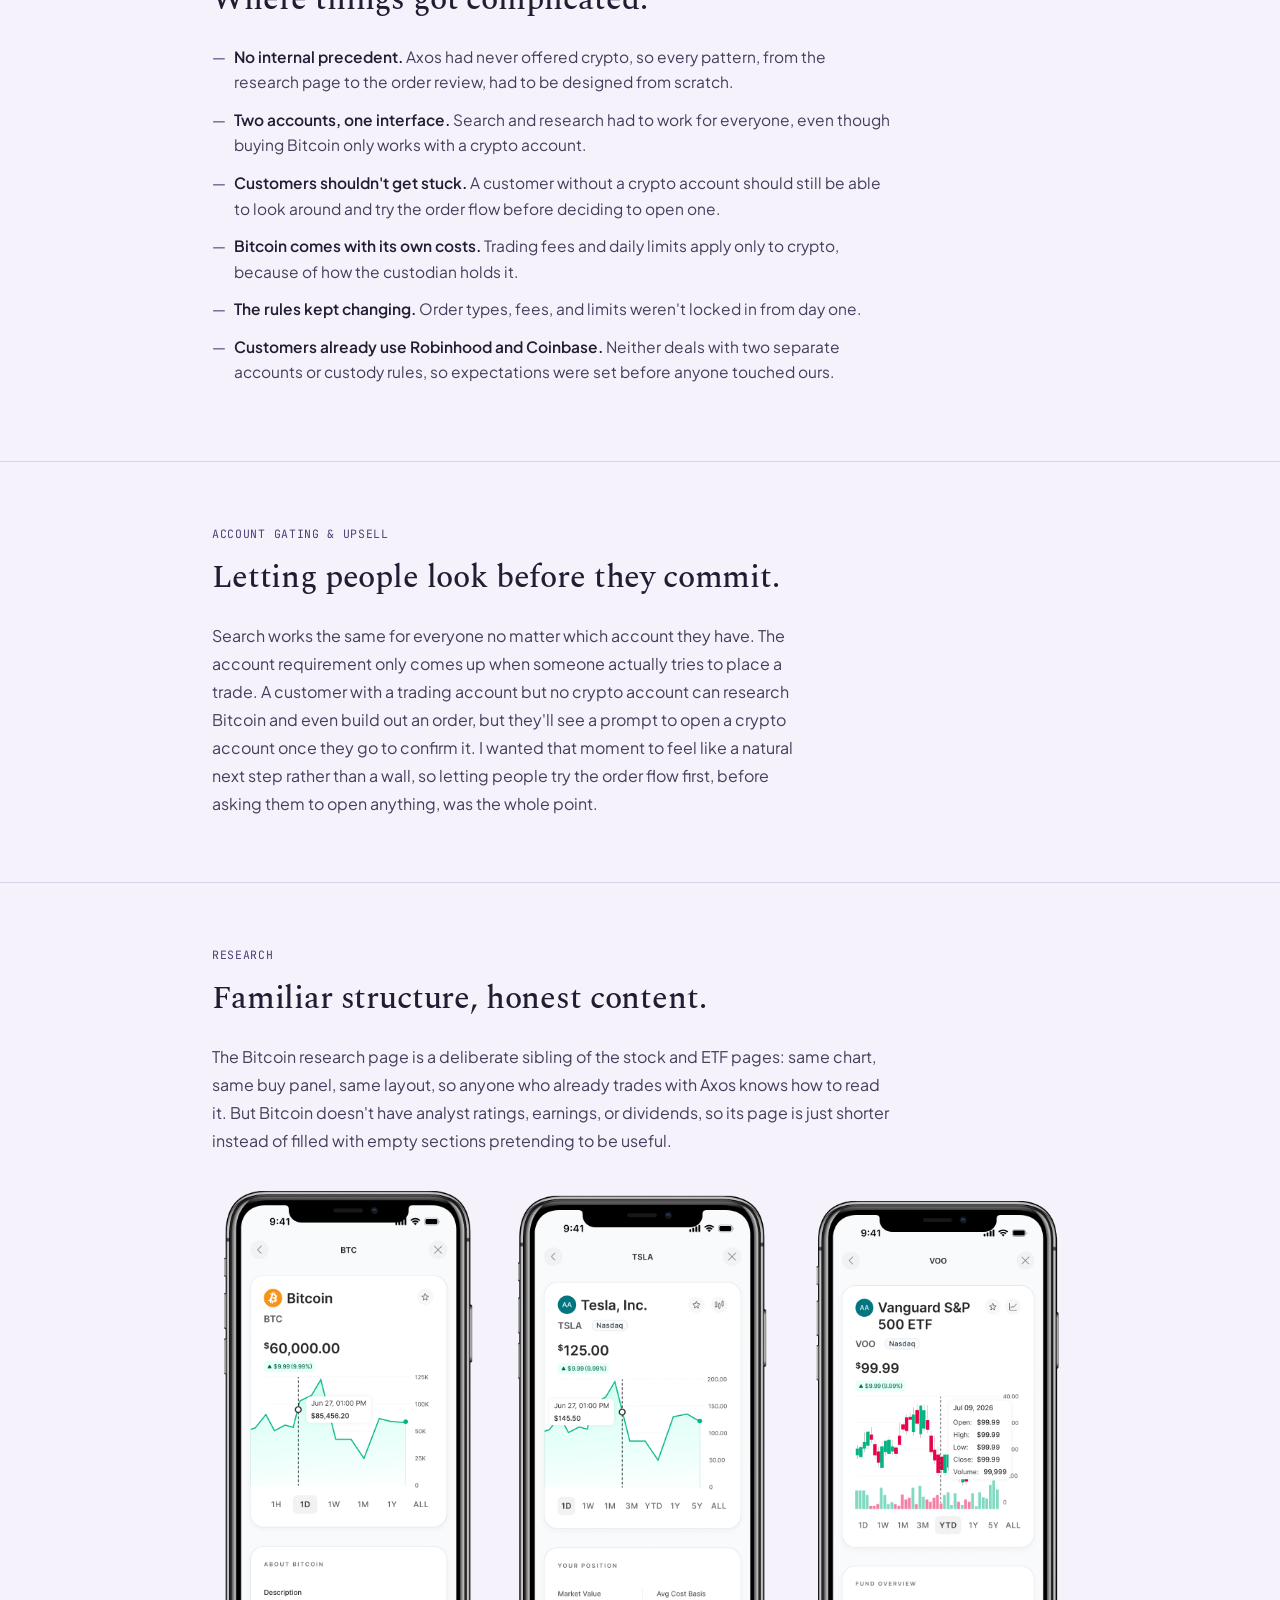
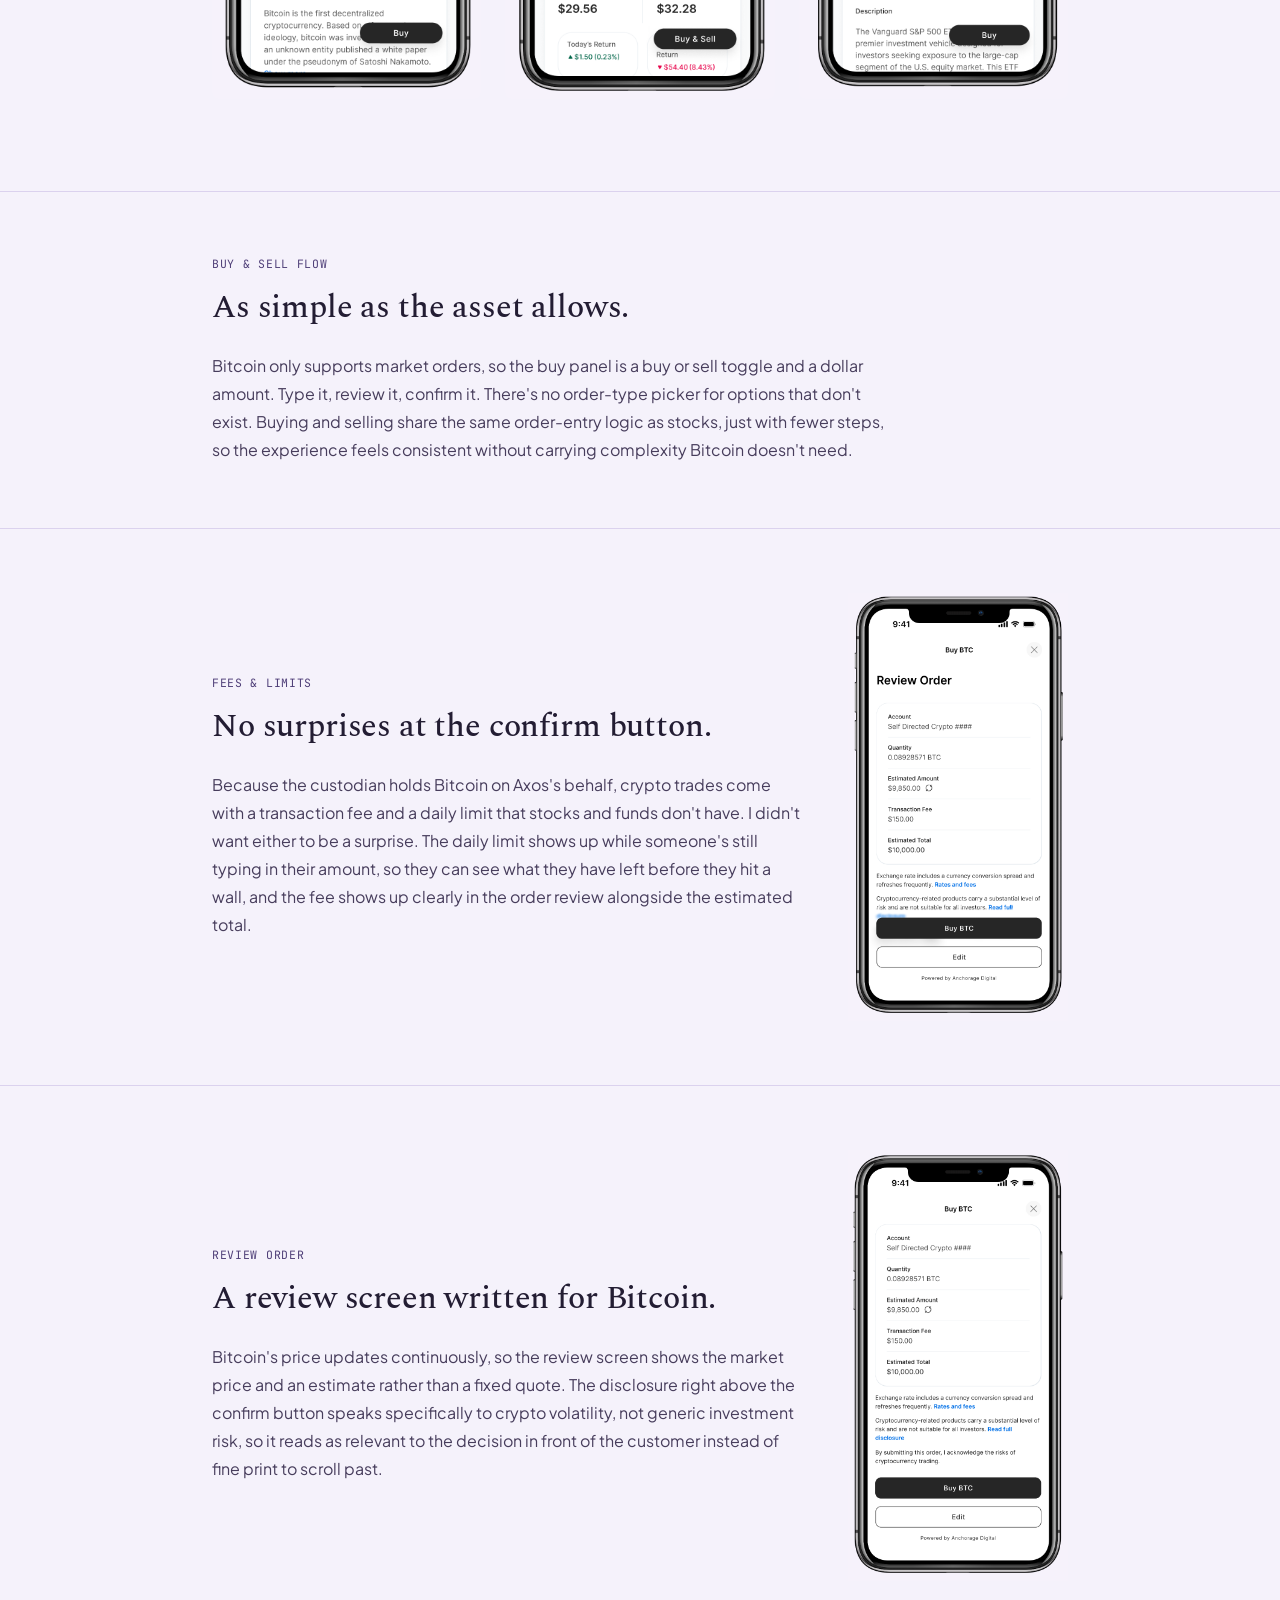
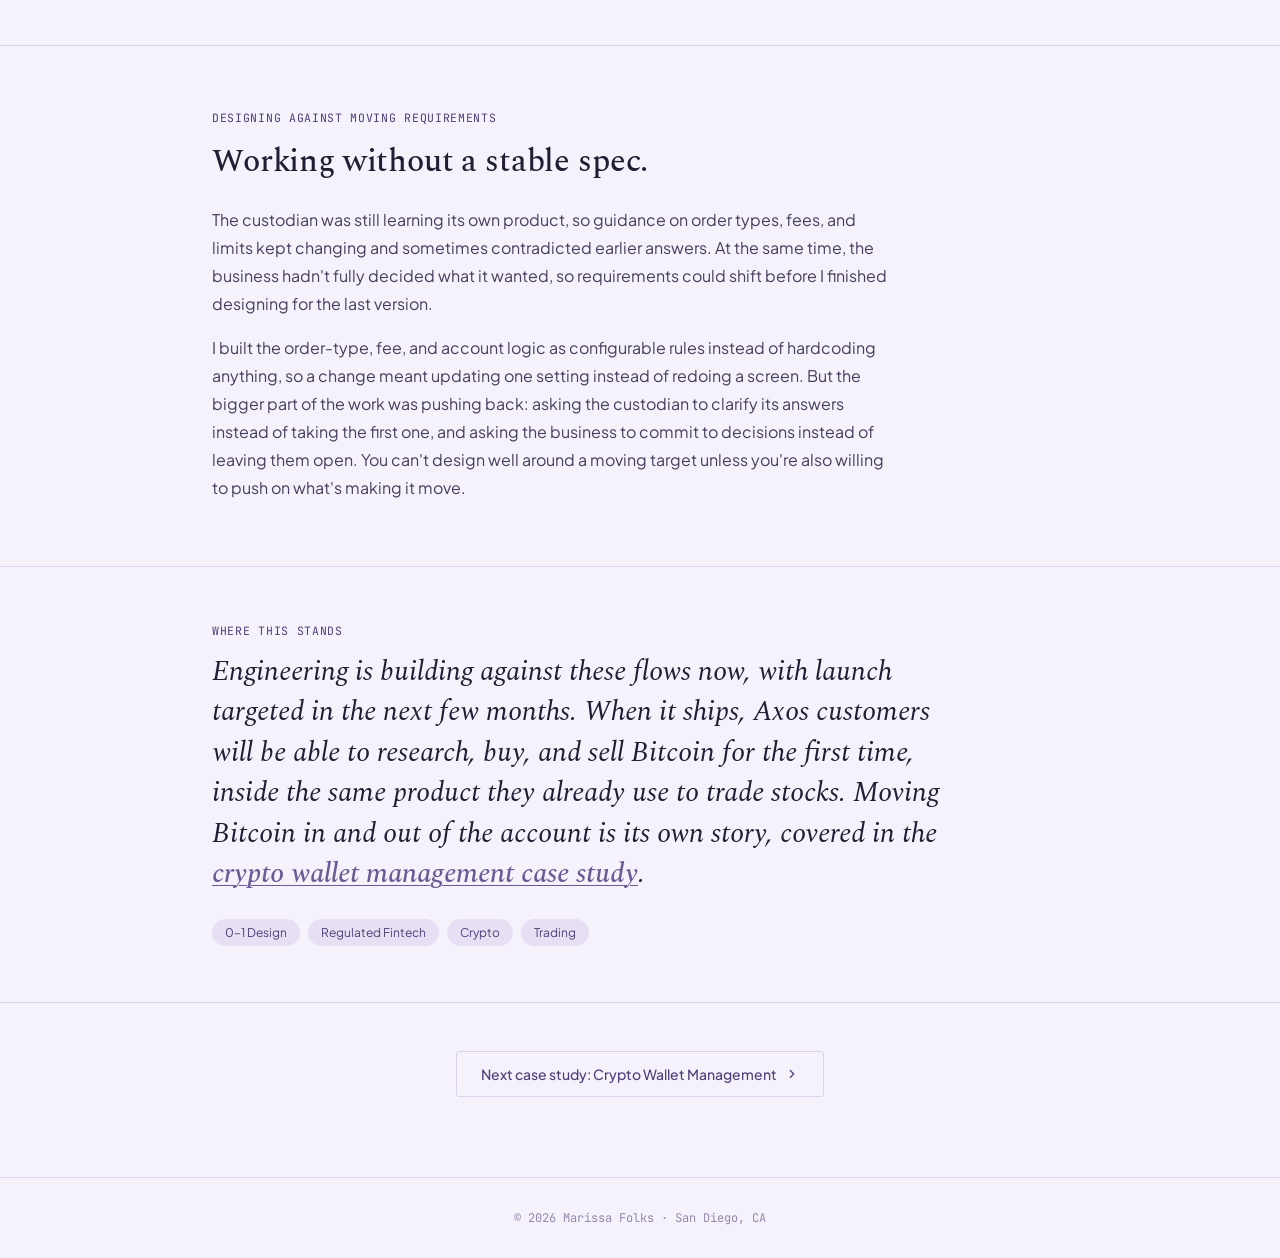
<file: crypto-trading.html>
<!DOCTYPE html>
<html lang="en">
<head>
<meta charset="UTF-8">
<meta name="viewport" content="width=device-width, initial-scale=1.0">
<title>Crypto Trading | Marissa Folks</title>
<link rel="preconnect" href="https://fonts.googleapis.com">
<link rel="preconnect" href="https://fonts.gstatic.com" crossorigin>
<link href="https://fonts.googleapis.com/css2?family=Spectral:ital,wght@0,400;0,500;0,600;1,400&family=Plus+Jakarta+Sans:wght@400;500;600&family=JetBrains+Mono:wght@400;500&display=swap" rel="stylesheet">
<link rel="stylesheet" href="styles.css">
</head>
<body>

<header>
  <nav>
    <a href="index.html" class="nav-mark">Marissa Folks</a>
    <ul class="nav-links">
      <li><a href="index.html#work">Work</a></li>
      <li><a href="index.html#experience">Background</a></li>
      <li><a href="index.html#contact">Contact</a></li>
    </ul>
  </nav>
</header>

<main>

  <section class="cs-hero">
    <div class="wrap">
      <a href="index.html#work" class="cs-back">
        <svg width="14" height="14" viewBox="0 0 24 24" fill="none"><path d="M15 18l-6-6 6-6" stroke="currentColor" stroke-width="2" stroke-linecap="round" stroke-linejoin="round"/></svg>
        Back to selected work
      </a>
      <div class="cs-hero-split">
        <div class="cs-hero-split-text">
          <div class="cs-kicker">UX Design · 0–1 · Regulated Fintech</div>
          <h1>Introducing Bitcoin trading to Axos customers.</h1>
          <p class="dek">Designing Axos's first crypto trading experience, from research to order review, so Bitcoin feels like a natural part of the product customers already use to trade stocks.</p>
        </div>
        <div class="cs-hero-split-image">
          <img src="btc-digest.png" alt="Bitcoin research page on mobile showing price chart and Buy button">
        </div>
      </div>
    </div>
  </section>

  <section style="border-top:none; padding-top:0;">
    <div class="wrap">
      <dl class="cs-meta-bar cs-meta-bar--three">
        <div>
          <dt>Role</dt>
          <dd>Lead UX Designer</dd>
        </div>
        <div>
          <dt>Company</dt>
          <dd>Axos Bank, Self-Directed Crypto</dd>
        </div>
        <div>
          <dt>Status</dt>
          <dd>In development, targeting launch in the coming months</dd>
        </div>
        <div>
          <dt>Scope</dt>
          <dd>Bitcoin research, buy and sell flows, fees and limits, order review, and the crypto account upsell</dd>
        </div>
        <div>
          <dt>Team</dt>
          <dd>Product Manager<br>Technical Lead<br>Project Manager<br>Business Analysts<br>Developers</dd>
        </div>
        <div>
          <dt>Stakeholders</dt>
          <dd>SVP of Axos Invest<br>President of Consumer Bank<br>SVP of Retail Banking &amp; Invest</dd>
        </div>
      </dl>
    </div>
  </section>

  <section class="cs-section">
    <div class="wrap">
      <div class="cs-eyebrow">Overview</div>
      <h2>A new asset class, built into a familiar product.</h2>
      <p>Before this project, Axos had no crypto account and no way to trade Bitcoin. I designed the trading experience from scratch: how customers find and research Bitcoin, how they place a buy or sell, how fees and limits show up, and how someone without a crypto account discovers and opens one.</p>
      <p>It also had to live inside Axos's existing self-directed trading product. Bitcoin shares search and research with stocks, ETFs, and mutual funds, so it needed to feel like part of the same product, even though it runs on a separate account and a third-party custodian with its own fees, limits, and rules.</p>
    </div>
  </section>

  <section class="cs-section">
    <div class="wrap">
      <div class="cs-eyebrow">The Challenge</div>
      <h2>Where things got complicated.</h2>

      <ul class="cs-list">
        <li><strong>No internal precedent.</strong> Axos had never offered crypto, so every pattern, from the research page to the order review, had to be designed from scratch.</li>
        <li><strong>Two accounts, one interface.</strong> Search and research had to work for everyone, even though buying Bitcoin only works with a crypto account.</li>
        <li><strong>Customers shouldn't get stuck.</strong> A customer without a crypto account should still be able to look around and try the order flow before deciding to open one.</li>
        <li><strong>Bitcoin comes with its own costs.</strong> Trading fees and daily limits apply only to crypto, because of how the custodian holds it.</li>
        <li><strong>The rules kept changing.</strong> Order types, fees, and limits weren't locked in from day one.</li>
        <li><strong>Customers already use Robinhood and Coinbase.</strong> Neither deals with two separate accounts or custody rules, so expectations were set before anyone touched ours.</li>
      </ul>
    </div>
  </section>

  <section class="cs-section">
    <div class="wrap">
      <div class="cs-section-split">
        <div class="cs-section-split-text">
          <div class="cs-eyebrow">Account Gating &amp; Upsell</div>
          <h2>Letting people look before they commit.</h2>
          <p>Search works the same for everyone no matter which account they have. The account requirement only comes up when someone actually tries to place a trade. A customer with a trading account but no crypto account can research Bitcoin and even build out an order, but they'll see a prompt to open a crypto account once they go to confirm it. I wanted that moment to feel like a natural next step rather than a wall, so letting people try the order flow first, before asking them to open anything, was the whole point.</p>
        </div>
        <div class="cs-section-split-media">
          <video autoplay loop muted playsinline>
            <source src="try-before-buy.mp4" type="video/mp4">
          </video>
        </div>
      </div>
    </div>
  </section>

  <section class="cs-section">
    <div class="wrap">
      <div class="cs-eyebrow">Research</div>
      <h2>Familiar structure, honest content.</h2>
      <p>The Bitcoin research page is a deliberate sibling of the stock and ETF pages: same chart, same buy panel, same layout, so anyone who already trades with Axos knows how to read it. But Bitcoin doesn't have analyst ratings, earnings, or dividends, so its page is just shorter instead of filled with empty sections pretending to be useful.</p>

      <div class="cs-phone-row">
        <img src="btc-digest.png" alt="Bitcoin research page showing price chart and Buy button">
        <img src="tsla-digest.png" alt="Tesla stock research page showing price chart, position, and Buy &amp; Sell button">
        <img src="etf-digest.png" alt="Vanguard S&amp;P 500 ETF research page showing candlestick chart and Buy button">
      </div>
    </div>
  </section>

  <section class="cs-section">
    <div class="wrap">
      <div class="cs-eyebrow">Buy &amp; Sell Flow</div>
      <h2>As simple as the asset allows.</h2>
      <p>Bitcoin only supports market orders, so the buy panel is a buy or sell toggle and a dollar amount. Type it, review it, confirm it. There's no order-type picker for options that don't exist. Buying and selling share the same order-entry logic as stocks, just with fewer steps, so the experience feels consistent without carrying complexity Bitcoin doesn't need.</p>
    </div>
  </section>

  <section class="cs-section">
    <div class="wrap">
      <div class="cs-section-split">
        <div class="cs-section-split-text">
          <div class="cs-eyebrow">Fees &amp; Limits</div>
          <h2>No surprises at the confirm button.</h2>
          <p>Because the custodian holds Bitcoin on Axos's behalf, crypto trades come with a transaction fee and a daily limit that stocks and funds don't have. I didn't want either to be a surprise. The daily limit shows up while someone's still typing in their amount, so they can see what they have left before they hit a wall, and the fee shows up clearly in the order review alongside the estimated total.</p>
        </div>
        <div class="cs-section-split-media">
          <img src="btc-review-fees.png" alt="BTC Review Order screen showing transaction fee and estimated total">
        </div>
      </div>
    </div>
  </section>

  <section class="cs-section">
    <div class="wrap">
      <div class="cs-section-split">
        <div class="cs-section-split-text">
          <div class="cs-eyebrow">Review Order</div>
          <h2>A review screen written for Bitcoin.</h2>
          <p>Bitcoin's price updates continuously, so the review screen shows the market price and an estimate rather than a fixed quote. The disclosure right above the confirm button speaks specifically to crypto volatility, not generic investment risk, so it reads as relevant to the decision in front of the customer instead of fine print to scroll past.</p>
        </div>
        <div class="cs-section-split-media">
          <img src="btc-review-copy.png" alt="BTC review order screen showing crypto volatility disclosure">
        </div>
      </div>
    </div>
  </section>

  <section class="cs-section">
    <div class="wrap">
      <div class="cs-eyebrow">Designing Against Moving Requirements</div>
      <h2>Working without a stable spec.</h2>
      <p>The custodian was still learning its own product, so guidance on order types, fees, and limits kept changing and sometimes contradicted earlier answers. At the same time, the business hadn't fully decided what it wanted, so requirements could shift before I finished designing for the last version.</p>
      <p>I built the order-type, fee, and account logic as configurable rules instead of hardcoding anything, so a change meant updating one setting instead of redoing a screen. But the bigger part of the work was pushing back: asking the custodian to clarify its answers instead of taking the first one, and asking the business to commit to decisions instead of leaving them open. You can't design well around a moving target unless you're also willing to push on what's making it move.</p>
    </div>
  </section>

  <section class="cs-summary">
    <div class="wrap">
      <div class="cs-eyebrow">Where This Stands</div>
      <p>Engineering is building against these flows now, with launch targeted in the next few months. When it ships, Axos customers will be able to research, buy, and sell Bitcoin for the first time, inside the same product they already use to trade stocks. Moving Bitcoin in and out of the account is its own story, covered in the <a href="crypto-send-receive.html">crypto wallet management case study</a>.</p>
      <div class="cs-tags">
        <span class="cs-tag">0–1 Design</span>
        <span class="cs-tag">Regulated Fintech</span>
        <span class="cs-tag">Crypto</span>
        <span class="cs-tag">Trading</span>
      </div>
    </div>
  </section>

  <section class="cs-next">
    <div class="wrap">
      <a href="crypto-send-receive.html">
        Next case study: Crypto Wallet Management
        <svg width="14" height="14" viewBox="0 0 24 24" fill="none"><path d="M9 6l6 6-6 6" stroke="currentColor" stroke-width="2" stroke-linecap="round" stroke-linejoin="round"/></svg>
      </a>
    </div>
  </section>

</main>

<footer>
  © 2026 Marissa Folks · San Diego, CA
</footer>

</body>
</html>
</file>
<file: styles.css>
:root{
  --paper:#F5F2FB;
  --paper-dim:#ECE6F7;
  --ink:#231D33;
  --ink-soft:#473D5C;
  --accent:#6B5B95;
  --accent-deep:#4F3F78;
  --accent-soft:#E7E0F5;
  --muted:#9489AC;
  --line:#DBD2EE;
  --display: 'Spectral', serif;
  --body: 'Plus Jakarta Sans', sans-serif;
  --mono: 'JetBrains Mono', monospace;
}

*{margin:0;padding:0;box-sizing:border-box;}
html{scroll-behavior:smooth;}
body{
  background:var(--paper);
  color:var(--ink);
  font-family:var(--body);
  -webkit-font-smoothing:antialiased;
  overflow-x:hidden;
}
a{color:inherit;text-decoration:none;}
.wrap{max-width:920px;margin:0 auto;padding:0 32px;}

a:focus-visible, button:focus-visible{
  outline:2px solid var(--accent);
  outline-offset:3px;
}

/* ---------- nav ---------- */
header{
  position:sticky;
  top:0;
  z-index:50;
  background:rgba(245,242,251,0.92);
  backdrop-filter:blur(6px);
  border-bottom:1px solid var(--line);
}
nav{
  max-width:920px;
  margin:0 auto;
  padding:18px 32px;
  display:flex;
  justify-content:space-between;
  align-items:center;
}
.nav-mark{
  font-family:var(--display);
  font-size:19px;
  font-weight:600;
  letter-spacing:-0.01em;
}
.nav-links{display:flex;gap:28px;list-style:none;}
.nav-links a{
  font-size:13.5px;
  color:var(--ink-soft);
  letter-spacing:0.01em;
  transition:color .15s ease;
}
.nav-links a:hover{color:var(--accent-deep);}
@media (max-width:640px){
  .nav-links{gap:16px;}
  .nav-links a{font-size:12.5px;}
}

/* ---------- hero ---------- */
.hero{padding:110px 0 90px;position:relative;}
.eyebrow{
  font-family:var(--mono);
  font-size:12px;
  letter-spacing:0.08em;
  text-transform:uppercase;
  color:var(--accent-deep);
  display:flex;
  align-items:center;
  gap:10px;
  margin-bottom:28px;
  opacity:0;
  animation:fadeUp .7s ease forwards;
  animation-delay:.05s;
}
.eyebrow .rule{width:32px;height:1px;background:var(--accent-deep);}
.hero h1{
  font-family:var(--display);
  font-weight:500;
  font-size:clamp(42px, 7vw, 76px);
  line-height:1.04;
  letter-spacing:-0.015em;
  max-width:820px;
  opacity:0;
  animation:fadeUp .8s ease forwards;
  animation-delay:.15s;
}
.hero h1 em{font-style:italic;font-weight:400;color:var(--accent-deep);}
.hero p.sub{
  margin-top:26px;
  font-size:18px;
  line-height:1.6;
  color:var(--ink-soft);
  max-width:540px;
  opacity:0;
  animation:fadeUp .8s ease forwards;
  animation-delay:.3s;
}
.hero-actions{
  margin-top:40px;
  display:flex;
  gap:16px;
  flex-wrap:wrap;
  opacity:0;
  animation:fadeUp .8s ease forwards;
  animation-delay:.42s;
}
.btn{
  font-size:14px;
  font-weight:500;
  padding:13px 22px;
  border-radius:3px;
  transition:all .18s ease;
  display:inline-flex;
  align-items:center;
  gap:8px;
}
.btn-primary{background:var(--accent-deep);color:var(--paper);}
.btn-primary:hover{background:var(--ink);}
.btn-secondary{border:1px solid var(--line);color:var(--ink);}
.btn-secondary:hover{border-color:var(--accent-deep);color:var(--accent-deep);}

@keyframes fadeUp{
  from{opacity:0; transform:translateY(14px);}
  to{opacity:1; transform:translateY(0);}
}

/* ---------- section scaffolding ---------- */
section{padding:88px 0;border-top:1px solid var(--line);}
.section-label{
  font-family:var(--mono);
  font-size:12px;
  letter-spacing:0.08em;
  text-transform:uppercase;
  color:var(--muted);
  display:flex;
  align-items:center;
  gap:10px;
  margin-bottom:18px;
}
.section-label .rule{width:20px;height:1px;background:var(--muted);}
.section-title{
  font-family:var(--display);
  font-weight:500;
  font-size:clamp(28px, 4vw, 38px);
  letter-spacing:-0.01em;
  max-width:600px;
  margin-bottom:48px;
}

/* ---------- about ---------- */
.about-grid{display:grid;grid-template-columns:1.3fr 1fr;gap:64px;}
.about-grid p{font-size:16.5px;line-height:1.75;color:var(--ink-soft);margin-bottom:18px;}
.about-grid p:last-child{margin-bottom:0;}
.fact-list{border-top:1px solid var(--line);}
.fact{padding:16px 0;border-bottom:1px solid var(--line);display:flex;justify-content:space-between;gap:16px;}
.fact dt{font-size:12.5px;color:var(--muted);font-family:var(--mono);letter-spacing:0.02em;flex-shrink:0;}
.fact dd{font-size:14.5px;text-align:right;color:var(--ink);}
.fact-grid{display:inline-grid;grid-template-columns:auto auto;column-gap:24px;row-gap:6px;text-align:left;}
.about-photo{
  display:block;
  width:100%;
  aspect-ratio:4/5;
  object-fit:cover;
  border-radius:8px;
  border:1px solid var(--line);
  margin-bottom:28px;
}
@media (max-width:760px){.about-grid{grid-template-columns:1fr;gap:40px;}}
@media (max-width:760px){.about-photo{max-width:360px;}}

/* ---------- work cards ---------- */
.work-grid{
  display:grid;
  grid-template-columns:repeat(2, 1fr);
  gap:24px;
}
.work-card{
  border:1px solid var(--line);
  border-radius:6px;
  background:#FCFBFE;
  overflow:hidden;
  display:flex;
  flex-direction:column;
  transition:border-color .2s ease, transform .2s ease, box-shadow .2s ease, background .2s ease;
  cursor:pointer;
}
.work-card:hover{
  border-color:var(--accent);
  background:#F4F0FA;
  transform:translateY(-3px);
  box-shadow:0 16px 32px -16px rgba(79,63,120,0.28);
}
.work-card-inset-wrap{
  background:var(--accent-soft);
  padding:28px 28px 0;
}
.work-card-inset{
  aspect-ratio:16/10;
  border-radius:8px 8px 0 0;
  overflow:hidden;
  border:1px solid var(--line);
  border-bottom:none;
  background:var(--paper);
}
.work-card-inset img{
  width:100%;
  height:100%;
  object-fit:contain;
  object-position:center;
  display:block;
}
.work-card-inset img[src*="tsla-ratings"],
.work-card-inset img[src*="btc-thumb"],
.work-card-inset img[src*="trading-thumb"]{
  object-fit:cover;
}
.work-card-title-row{
  display:flex;
  align-items:baseline;
  justify-content:space-between;
  gap:12px;
  margin-bottom:8px;
}
.ext-icon-inline{
  color:var(--muted);
  flex-shrink:0;
  transform:translateY(-2px);
  transition:color .2s ease, transform .2s ease;
}
.work-card:hover .ext-icon-inline{
  color:var(--accent-deep);
  transform:translate(2px,-4px);
}
.work-card-body{padding:28px;flex:1;display:flex;flex-direction:column;}
.work-card-date{
  font-family:var(--mono);
  font-size:11.5px;
  color:var(--muted);
  margin-bottom:10px;
}
.work-card-body h3{
  font-family:var(--display);
  font-weight:500;
  font-size:21px;
  letter-spacing:-0.005em;
  margin-bottom:0;
  color:var(--ink);
}
.work-card-body .role{font-size:13px;color:var(--accent-deep);margin-bottom:10px;}
.work-card-body p.dek{font-size:14.5px;color:var(--ink-soft);line-height:1.6;flex:1;}
.work-card-tags{margin-top:18px;display:flex;gap:6px;flex-wrap:wrap;}
.work-card-tag{
  font-size:11px;
  color:var(--accent-deep);
  background:var(--accent-soft);
  padding:4px 10px;
  border-radius:20px;
}
.work-card-link{
  margin-top:18px;
  font-size:13px;
  font-weight:500;
  color:var(--accent-deep);
  display:flex;
  align-items:center;
  gap:6px;
}
.work-card-link svg{transition:transform .2s ease;}
.work-card:hover .work-card-link svg{transform:translate(3px,-3px);}

/* empty placeholder card */
.work-card-empty{
  border:1px dashed var(--line);
  border-radius:6px;
  padding:28px 24px;
  display:flex;
  flex-direction:column;
  justify-content:center;
  cursor:default;
}
.work-card-empty:hover{transform:none;box-shadow:none;border-color:var(--line);}
.work-card-empty .work-card-date{margin-bottom:14px;}
.work-card-empty h3{
  font-family:var(--display);
  font-size:19px;
  font-weight:500;
  color:var(--ink-soft);
  margin-bottom:6px;
}
.work-card-empty p{font-size:13.5px;color:var(--muted);}

@media (max-width:680px){
  .work-grid{grid-template-columns:1fr;}
}

/* ---------- experience ---------- */
.timeline{border-top:1px solid var(--line);}
.tl-item{
  padding:32px 0;
  border-bottom:1px solid var(--line);
  display:grid;
  grid-template-columns:180px 1fr;
  gap:32px;
}
.tl-when{font-family:var(--mono);font-size:12.5px;color:var(--muted);padding-top:4px;}
.tl-when .current{
  display:inline-block;
  margin-top:8px;
  font-size:11px;
  color:var(--accent-deep);
  background:var(--accent-soft);
  padding:3px 8px;
  border-radius:20px;
}
.tl-body h3{font-family:var(--display);font-size:21px;font-weight:500;margin-bottom:2px;}
.tl-body .role-meta{font-size:13.5px;color:var(--muted);margin-bottom:14px;}
.tl-body ul{list-style:none;}
.tl-body li{
  font-size:15px;
  line-height:1.65;
  color:var(--ink-soft);
  padding-left:18px;
  position:relative;
  margin-bottom:10px;
}
.tl-body li::before{content:'—';position:absolute;left:0;color:var(--muted);}
@media (max-width:680px){.tl-item{grid-template-columns:1fr;gap:10px;}}

/* ---------- skills ---------- */
.skill-cols{display:grid;grid-template-columns:repeat(3, 1fr);gap:48px;}
.skill-col h4{
  font-family:var(--mono);
  font-size:12px;
  letter-spacing:0.06em;
  text-transform:uppercase;
  color:var(--accent-deep);
  margin-bottom:18px;
  padding-bottom:14px;
  border-bottom:1px solid var(--line);
}
.skill-col ul{list-style:none;}
.skill-col li{font-size:15px;color:var(--ink-soft);padding:9px 0;border-bottom:1px solid var(--line);}
.skill-col li:last-child{border-bottom:none;}
@media (max-width:760px){.skill-cols{grid-template-columns:1fr;gap:32px;}}

/* ---------- education ---------- */
.edu-grid{display:grid;grid-template-columns:repeat(3, 1fr);gap:24px;}
.edu-card{border:1px solid var(--line);padding:24px;border-radius:3px;transition:border-color .2s ease;}
.edu-card:hover{border-color:var(--accent-deep);}
.edu-card .yr{font-family:var(--mono);font-size:12px;color:var(--muted);margin-bottom:10px;}
.edu-card h4{font-family:var(--display);font-size:17px;font-weight:500;margin-bottom:4px;}
.edu-card p{font-size:13.5px;color:var(--muted);}
@media (max-width:760px){.edu-grid{grid-template-columns:1fr;}}

/* ---------- contact ---------- */
.contact-section{text-align:left;}
.contact-section h2{
  font-family:var(--display);
  font-weight:500;
  font-size:clamp(32px, 5.5vw, 52px);
  letter-spacing:-0.01em;
  max-width:600px;
  margin-bottom:32px;
}
.contact-section h2 em{font-style:italic;color:var(--accent-deep);}
.contact-grid{display:flex;gap:48px;flex-wrap:wrap;margin-top:40px;}
.contact-item .label{
  font-family:var(--mono);
  font-size:11.5px;
  letter-spacing:0.06em;
  text-transform:uppercase;
  color:var(--muted);
  margin-bottom:8px;
}
.contact-item .value{font-size:16px;}
.contact-item a:hover{color:var(--accent-deep);}

footer{
  border-top:1px solid var(--line);
  padding:32px;
  text-align:center;
  font-family:var(--mono);
  font-size:12px;
  color:var(--muted);
}

@media (prefers-reduced-motion: reduce){
  *{animation-duration:0.01ms !important; animation-iteration-count:1 !important; transition-duration:0.01ms !important;}
  html{scroll-behavior:auto;}
}

.reveal{opacity:0;transform:translateY(16px);transition:opacity .6s ease, transform .6s ease;}
.reveal.in{opacity:1;transform:translateY(0);}

/* ================================================ */
/* CASE STUDY PAGE STYLES                            */
/* ================================================ */

.cs-hero-split{
  display:grid;
  grid-template-columns:1fr auto;
  gap:48px;
  align-items:center;
}
.cs-hero-split-text{
  min-width:0;
}
.cs-hero-split-image{
  width:220px;
  flex-shrink:0;
}
.cs-hero-split-image--two{
  width:auto;
  display:grid;
  grid-template-columns:1fr 1fr;
  gap:16px;
  width:320px;
}
.cs-hero-split-image img,
.cs-hero-split-image--two img{
  width:100%;
  display:block;
  border:none;
  outline:none;
}
@media (max-width:760px){
  .cs-hero-split{grid-template-columns:1fr;}
  .cs-hero-split-image{width:160px;margin:0 auto;}
  .cs-hero-split-image--two{width:280px;margin:0 auto;}
}

.cs-back{
  display:inline-flex;
  align-items:center;
  gap:8px;
  font-size:13.5px;
  color:var(--muted);
  margin-bottom:32px;
  transition:color .15s ease;
}
.cs-back:hover{color:var(--accent-deep);}

.cs-hero{padding:64px 0 56px;border-top:none;}
.cs-kicker{
  font-family:var(--mono);
  font-size:12px;
  letter-spacing:0.06em;
  text-transform:uppercase;
  color:var(--accent-deep);
  margin-bottom:20px;
}
.cs-hero h1{
  font-family:var(--display);
  font-weight:500;
  font-size:clamp(34px, 5.5vw, 54px);
  line-height:1.08;
  letter-spacing:-0.01em;
  max-width:760px;
  margin-bottom:24px;
}
.cs-hero .dek{
  font-size:17px;
  line-height:1.65;
  color:var(--ink-soft);
  max-width:600px;
}

.cs-meta-bar{
  display:grid;
  grid-template-columns:repeat(4, 1fr);
  gap:24px;
  padding:28px 0;
  border-top:1px solid var(--line);
  border-bottom:1px solid var(--line);
}
.cs-meta-bar dt{
  font-family:var(--mono);
  font-size:11px;
  letter-spacing:0.06em;
  text-transform:uppercase;
  color:var(--muted);
  margin-bottom:8px;
}
.cs-meta-bar dd{font-size:14.5px;color:var(--ink);line-height:1.4;}
.cs-section p a,
.cs-summary p a{
  color:var(--accent);
  font-weight:500;
  text-decoration:underline;
  text-decoration-thickness:1px;
  text-underline-offset:3px;
  transition:color .15s ease;
}
.cs-section p a:hover,
.cs-summary p a:hover{color:var(--accent-deep);}
.cs-meta-bar--three{grid-template-columns:repeat(3, 1fr);row-gap:28px;}
@media (max-width:760px){
  .cs-meta-bar{grid-template-columns:repeat(2, 1fr);row-gap:24px;}
}

.cs-hero-image{
  margin:48px 0 0;
  border-radius:8px;
  overflow:hidden;
  border:1px solid var(--line);
  background:var(--paper-dim);
}
.cs-hero-image img{width:100%;display:block;}

.cs-section{padding:64px 0;border-top:1px solid var(--line);}
.cs-section h2{
  font-family:var(--display);
  font-weight:500;
  font-size:clamp(24px, 3.5vw, 32px);
  letter-spacing:-0.005em;
  margin-bottom:20px;
}
.cs-section .cs-eyebrow{
  font-family:var(--mono);
  font-size:11.5px;
  letter-spacing:0.06em;
  text-transform:uppercase;
  color:var(--accent-deep);
  margin-bottom:12px;
}
.cs-section p{
  font-size:16px;
  line-height:1.75;
  color:var(--ink-soft);
  max-width:680px;
  margin-bottom:16px;
}
.cs-section p:last-child{margin-bottom:0;}
.cs-section p strong{color:var(--ink);font-weight:600;}

.cs-goal-box{
  margin-top:28px;
  padding:24px 28px;
  background:var(--accent-soft);
  border-radius:6px;
  border-left:3px solid var(--accent-deep);
}
.cs-goal-box .label{
  font-family:var(--mono);
  font-size:11px;
  letter-spacing:0.06em;
  text-transform:uppercase;
  color:var(--accent-deep);
  margin-bottom:8px;
}
.cs-goal-box p{font-size:15.5px;color:var(--ink);margin:0;max-width:none;}

.cs-list{list-style:none;margin-top:20px;}
.cs-list li{
  font-size:15.5px;
  line-height:1.65;
  color:var(--ink-soft);
  padding-left:22px;
  position:relative;
  margin-bottom:12px;
  max-width:680px;
}
.cs-list li::before{content:'—';position:absolute;left:0;color:var(--accent-deep);}
.cs-list li strong{color:var(--ink);font-weight:600;}

.cs-steps{margin-top:8px;}
.cs-step{
  display:grid;
  grid-template-columns:64px 1fr;
  gap:24px;
  padding:36px 0;
  border-bottom:1px solid var(--line);
}
.cs-step:last-child{border-bottom:none;}
.cs-step-num{
  font-family:var(--mono);
  font-size:13px;
  color:var(--muted);
  padding-top:4px;
}
.cs-step h3{
  font-family:var(--display);
  font-size:20px;
  font-weight:500;
  margin-bottom:10px;
}
.cs-step p{font-size:15px;color:var(--ink-soft);max-width:600px;}
.cs-step ul{list-style:none;margin-top:10px;}
.cs-step li{
  font-size:14.5px;
  color:var(--ink-soft);
  line-height:1.6;
  padding-left:18px;
  position:relative;
  margin-bottom:8px;
  max-width:600px;
}
.cs-step li::before{content:'—';position:absolute;left:0;color:var(--muted);}
@media (max-width:680px){
  .cs-step{grid-template-columns:1fr;gap:8px;}
}

.cs-image-block{margin:28px 0;}
.cs-image-block img{
  width:100%;
  border-radius:6px;
  border:1px solid var(--line);
  display:block;
}
.cs-image-caption{
  font-size:13px;
  color:var(--muted);
  margin-top:10px;
  font-family:var(--mono);
}

.cs-image-placeholder{
  margin:28px 0;
  border:1px dashed var(--line);
  border-radius:8px;
  background:var(--paper-dim);
  aspect-ratio:16/9;
  display:flex;
  flex-direction:column;
  align-items:center;
  justify-content:center;
  gap:10px;
  text-align:center;
  padding:24px;
}
.cs-image-placeholder svg{
  color:var(--muted);
}
.cs-image-placeholder .label{
  font-family:var(--mono);
  font-size:12px;
  letter-spacing:0.04em;
  text-transform:uppercase;
  color:var(--muted);
}

.cs-phone-row{
  margin:28px 0;
  display:grid;
  grid-template-columns:repeat(3, 1fr);
  gap:24px;
  align-items:flex-end;
}
.cs-phone-row--two{
  grid-template-columns:repeat(2, 1fr);
  max-width:700px;
  margin-left:auto;
  margin-right:auto;
}
.cs-phone-row--equal{
  align-items:stretch;
}
.cs-phone-row--equal img{
  height:100%;
  object-fit:cover;
  object-position:top;
}

.cs-section-split{
  display:grid;
  grid-template-columns:1fr auto;
  gap:48px;
  align-items:center;
}
.cs-section-split-text{
  min-width:0;
}
.cs-section-split-media{
  width:220px;
  flex-shrink:0;
}
.cs-section-split-media--two{
  width:460px;
  display:grid;
  grid-template-columns:1fr 1fr;
  gap:12px;
  align-items:start;
}
.cs-section-split-media--two img,
.cs-section-split-media--two video{
  width:100%;
  display:block;
}
.cs-section-split-media img,
.cs-section-split-media video{
  width:100%;
  display:block;
  border:none;
  outline:none;
}
.cs-section-split-media .cs-video-raw{border:1px solid var(--line);border-radius:22px;}
.cs-image-block.cs-screen img{border-radius:12px;}
.cs-phone-row.cs-screen{max-width:760px;margin-left:auto;margin-right:auto;margin-bottom:0;align-items:start;}
.cs-phone-row.cs-screen img{border:1px solid var(--line);border-radius:22px;}
.cs-caption-center{text-align:center;}
.cs-hero-split-image img.cs-raw,
.cs-phone-row.cs-raw img{border:1px solid var(--line);border-radius:22px;}
.cs-phone-row--two.cs-raw{max-width:520px;}
@media (max-width:680px){.cs-phone-row.cs-screen{padding:0;}.cs-phone-row.cs-screen img{max-width:260px;margin:0 auto;}}
@media (max-width:760px){
  .cs-section-split{grid-template-columns:1fr;}
  .cs-section-split-media{width:180px;margin:0 auto;}
}
.cs-phone-row img,
.cs-phone-row video{
  width:100%;
  display:block;
  border-radius:6px;
}
@media (max-width:680px){
  .cs-phone-row{grid-template-columns:1fr;padding:28px 20px;gap:20px;}
}

.cs-video-block{
  margin:28px 0;
  display:flex;
  justify-content:center;
  overflow:hidden;
}
.cs-video-block video,
.cs-video-block img{
  width:40%;
  display:block;
  border-radius:0;
  border:none;
  outline:none;
}

.cs-deliverables{
  display:grid;
  grid-template-columns:repeat(3, 1fr);
  gap:16px;
  margin-top:24px;
}
.cs-deliverable{
  border:1px solid var(--line);
  border-radius:6px;
  padding:20px;
}
.cs-deliverable .num{
  font-family:var(--mono);
  font-size:12px;
  color:var(--accent-deep);
  margin-bottom:10px;
}
.cs-deliverable p{font-size:14px;margin:0;color:var(--ink-soft);}
@media (max-width:680px){
  .cs-deliverables{grid-template-columns:1fr;}
}

.cs-summary{
  padding:56px 0;
  border-top:1px solid var(--line);
}
.cs-summary .cs-eyebrow{
  font-family:var(--mono);
  font-size:11.5px;
  letter-spacing:0.06em;
  text-transform:uppercase;
  color:var(--accent-deep);
  margin-bottom:14px;
}
.cs-summary p{
  font-family:var(--display);
  font-size:clamp(22px, 3vw, 28px);
  font-style:italic;
  line-height:1.45;
  color:var(--ink);
  max-width:740px;
}

.cs-tags{display:flex;gap:8px;flex-wrap:wrap;margin-top:24px;}
.cs-tag{
  font-size:12px;
  color:var(--accent-deep);
  background:var(--accent-soft);
  padding:6px 13px;
  border-radius:20px;
}

.cs-next{
  padding:48px 0 80px;
  border-top:1px solid var(--line);
  text-align:center;
}
.cs-next a{
  font-size:14px;
  font-weight:500;
  color:var(--accent-deep);
  border:1px solid var(--line);
  padding:13px 24px;
  border-radius:3px;
  display:inline-flex;
  align-items:center;
  gap:8px;
  transition:all .18s ease;
}
.cs-next a:hover{border-color:var(--accent-deep);background:var(--accent-soft);}

/* ================================================ */
/* BACKGROUND SECTION (experience + edu/skills)      */
/* ================================================ */

.bg-grid{
  display:grid;
  grid-template-columns:1.5fr 1fr;
  gap:64px;
  align-items:start;
}

.bg-col-label{
  font-family:var(--mono);
  font-size:12px;
  letter-spacing:0.08em;
  text-transform:uppercase;
  color:var(--muted);
  margin-bottom:32px;
}

/* dotted timeline */
.dtl{
  position:relative;
  padding-left:28px;
  border-left:1px dashed var(--line);
}
.dtl-item{
  position:relative;
  padding-bottom:44px;
}
.dtl-item:last-child{padding-bottom:0;}
.dtl-dot{
  position:absolute;
  left:-33px;
  top:5px;
  width:9px;
  height:9px;
  border-radius:50%;
  background:var(--line);
}
.dtl-item.is-current .dtl-dot{
  background:var(--accent-deep);
  box-shadow:0 0 0 3px var(--accent-soft);
}
.dtl-date{
  font-family:var(--mono);
  font-size:12px;
  letter-spacing:0.04em;
  text-transform:uppercase;
  color:var(--accent-deep);
  margin-bottom:10px;
}
.dtl-item h3{
  font-family:var(--display);
  font-weight:500;
  font-size:21px;
  letter-spacing:-0.005em;
  margin-bottom:2px;
}
.dtl-company{
  font-size:14.5px;
  color:var(--ink-soft);
  margin-bottom:12px;
}
.dtl-item p.desc{
  font-size:15px;
  line-height:1.7;
  color:var(--muted);
  max-width:560px;
}

/* right column cards */
.bg-cards{display:flex;flex-direction:column;gap:24px;}
.bg-card{
  background:var(--paper-dim);
  border:1px solid var(--line);
  border-radius:14px;
  padding:32px;
}
.bg-card h4{
  font-family:var(--display);
  font-weight:500;
  font-size:19px;
  margin-bottom:20px;
}
.bg-card .edu-degree{
  font-size:15.5px;
  font-weight:600;
  color:var(--ink);
  margin-bottom:4px;
}
.bg-card .edu-school{
  font-size:14.5px;
  color:var(--ink-soft);
  margin-bottom:4px;
}
.bg-card .edu-dates{
  font-size:13px;
  color:var(--muted);
}

.tool-row{
  display:flex;
  justify-content:space-between;
  align-items:baseline;
  gap:16px;
  padding:13px 0;
  border-bottom:1px solid var(--line);
}
.tool-row:last-child{border-bottom:none;padding-bottom:0;}
.tool-row .tool-name{
  font-size:15px;
  color:var(--ink);
  flex-shrink:0;
  max-width:60%;
}
.tool-row .tool-desc{
  font-size:13px;
  color:var(--muted);
  text-align:right;
  flex:1;
  min-width:110px;
}

@media (max-width:760px){
  .bg-grid{grid-template-columns:1fr;gap:48px;}
}

/* ================================================ */
/* RECOMMENDATIONS                                   */
/* ================================================ */

.rec-grid{
  display:grid;
  grid-template-columns:repeat(2, 1fr);
  gap:24px;
}
.rec-card{
  background:var(--paper-dim);
  border:1px solid var(--line);
  border-radius:14px;
  padding:32px;
}
.rec-head{
  display:flex;
  align-items:flex-start;
  gap:16px;
  margin-bottom:20px;
}
.rec-avatar{
  width:52px;
  height:52px;
  border-radius:50%;
  flex-shrink:0;
  display:flex;
  align-items:center;
  justify-content:center;
  background:var(--accent-deep);
  color:var(--paper);
  font-family:var(--display);
  font-weight:500;
  font-size:18px;
}
.rec-avatar.google{
  background:var(--paper);
  border:1px solid var(--line);
}
.rec-name{
  font-family:var(--display);
  font-weight:500;
  font-size:17px;
  margin-bottom:2px;
}
.rec-role{
  font-size:13.5px;
  color:var(--accent-deep);
  margin-bottom:3px;
}
.rec-context{
  font-size:12.5px;
  color:var(--muted);
}
.rec-quote{
  font-size:15px;
  line-height:1.7;
  color:var(--ink-soft);
  font-style:italic;
}

@media (max-width:760px){
  .rec-grid{grid-template-columns:1fr;}
}
</file>
